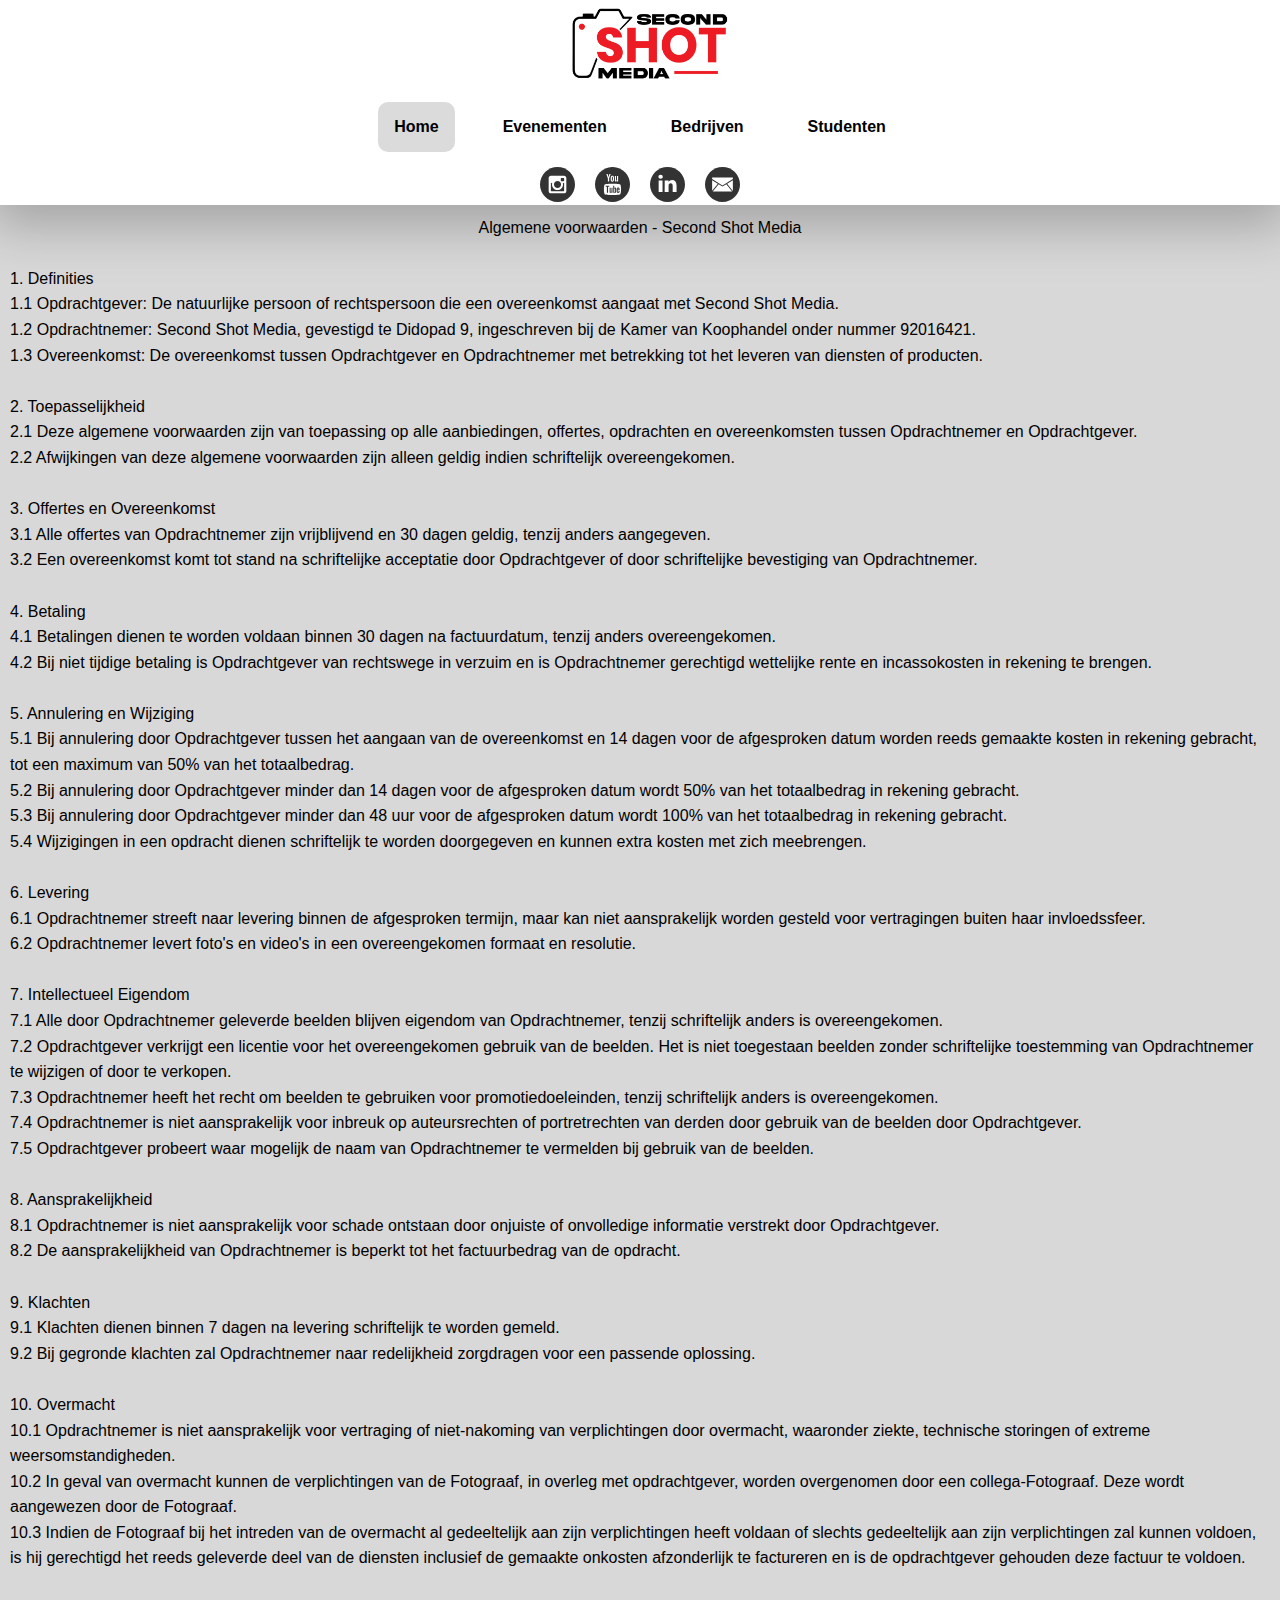
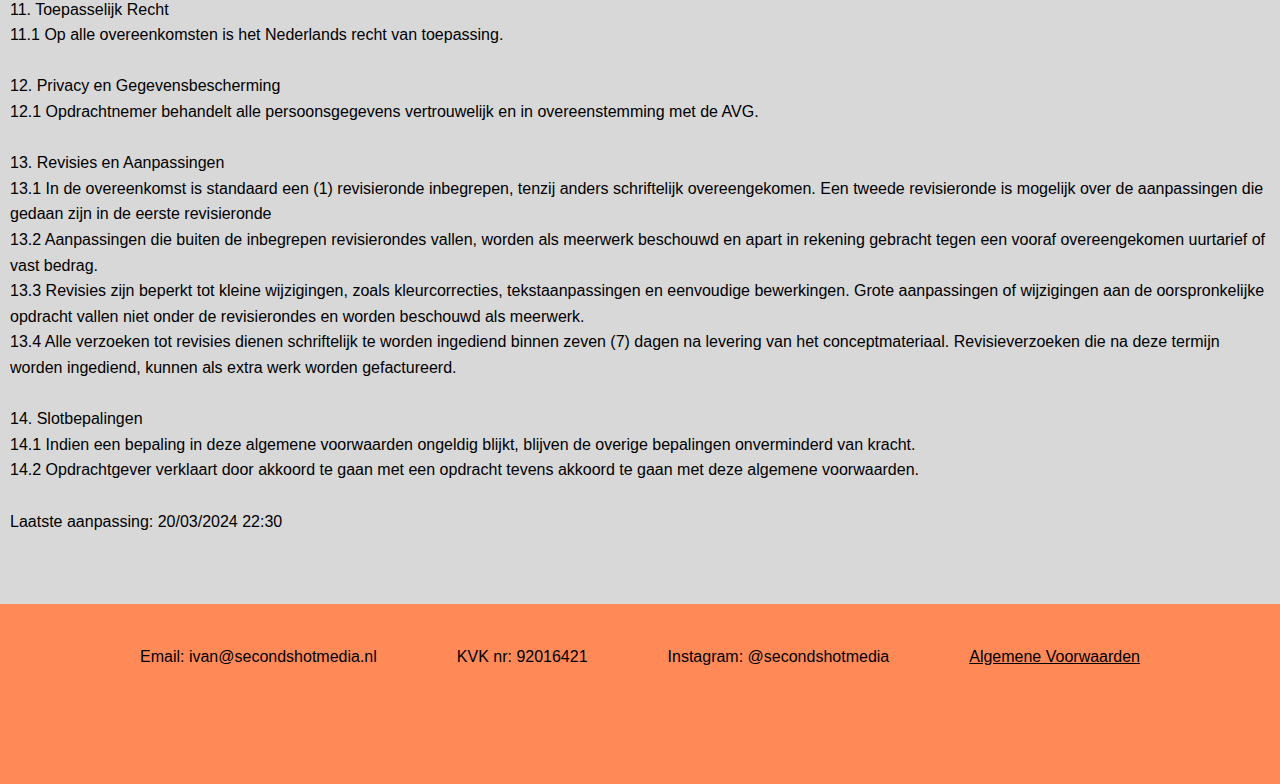
<file: algemenevoorwaarden.html>
<!DOCTYPE html>
<html>
    <head>
        <!-- Google tag (gtag.js) -->
        <script async src="https://www.googletagmanager.com/gtag/js?id=G-M6FPCVW77B"></script>
        <script>
        window.dataLayer = window.dataLayer || [];
        function gtag(){dataLayer.push(arguments);}
        gtag('js', new Date());

        gtag('config', 'G-M6FPCVW77B');
        </script>
        <!--Stylesheets-->
        <link rel="stylesheet" href="css/general.css">
        <link rel="stylesheet" href="css/navigation.css">
        <link rel="stylesheet" href="css/footer.css"> 
        <link rel="stylesheet" href="css/tekstbox.css">
        <link rel="stylesheet" href="css/videobox.css">
        <link rel="stylesheet" href="css/upper-block.css"> 
        

        <!--Meta tags-->
        <meta name="viewport" content="width=device-width, initial-scale=1" >
        <meta name="keywords" content="Videograaf, Fotograaf, Second Shot Media, eventfotograaf, eventvideograaf, Amersfoort, Zwolle, Utrecht, Amsterdam, Apeldoorn, aftermovie, gala fotografie, studentfotograaf, student">
        <meta name="description" content="Bij Second Shot Media, gevestigd in Amersfoort, regio Utrecht, kan je terecht voor fotografie en videografie voor alle soorten evenementen. Fotograaf en filmmaker Ivan Balkenende gelooft erin dat elk waardevol moment een tweede kans verdient om te schitteren, en is gespecialiseerd in het vastleggen van events en muziekoptredens. Ik kom langs op uw locatie in Amersfoort, Utrecht, Amsterdam, Apeldoorn, Deventer, Zwolle of nabij gelegen plaatsen.">
        <meta name="author" content="Ivan Balkenende">

        <title>Second Shot Media - Fotograaf en Videograaf voor evenementen</title>
        <link rel="icon" href="images/logo/favicon.png" type="image/x-icon">

    </head>

    <body>
        <nav id="navigation">
            <a href="index.html" id="logo">
                <img src="images/logo/LogoKleinLq.png">
            </a>
            <ul id="menu">
                <li><a href="index.html" id="selected">Home</a></li>
                <li><a href="evenementen.html">Evenementen</a></li>
                <li><a href="bedrijven.html">Bedrijven</a></li>
                <li><a href="studenten.html">Studenten</a></li>
            </ul>
            <div id="socials">
                <button class="socials-knoppen">
                    <a href="https://www.instagram.com/secondshotmedia/" target="_blank">
                        <img class="instagram-icon" src="images/icons/instagram.svg">
                    </a>
                </button>
                <button class="socials-knoppen">
                    <a href="https://www.youtube.com/channel/UCZHNhyl6ZOro9b9cHqXhvrw" target="_blank">
                        <img class="youtube-icon" src="images/icons/youtube.svg">                
                    </a>
                </button>
                <button class="socials-knoppen">
                    <a href="https://www.linkedin.com/in/ivan-balkenende-ab68a9165/" target="_blank">
                        <img class="linkedin-icon" src="images/icons/linkedin.svg">
                    </a>
                </button>
                <button class="socials-knoppen">
                    <a href="mailto:ivan@secondshotmedia.nl" target="_blank">
                        <img class="email-icon" src="images/icons/email.svg">
                    </a>
                </button>
            </div>
        </nav>
        <article>
            <div class="breedte-article">
                <p1>Algemene voorwaarden - Second Shot Media</p1>
                <p>
                    <br>1. Definities
                    <br>1.1 Opdrachtgever: De natuurlijke persoon of rechtspersoon die een overeenkomst aangaat met Second Shot Media.
                    <br>1.2 Opdrachtnemer: Second Shot Media, gevestigd te Didopad 9, ingeschreven bij de Kamer van Koophandel onder nummer 92016421.
                    <br>1.3 Overeenkomst: De overeenkomst tussen Opdrachtgever en Opdrachtnemer met betrekking tot het leveren van diensten of producten.
                    <br>
                    <br>2. Toepasselijkheid
                    <br>2.1 Deze algemene voorwaarden zijn van toepassing op alle aanbiedingen, offertes, opdrachten en overeenkomsten tussen Opdrachtnemer en Opdrachtgever.
                    <br>2.2 Afwijkingen van deze algemene voorwaarden zijn alleen geldig indien schriftelijk overeengekomen.
                    <br>
                    <br>3. Offertes en Overeenkomst
                    <br>3.1 Alle offertes van Opdrachtnemer zijn vrijblijvend en 30 dagen geldig, tenzij anders aangegeven.
                    <br>3.2 Een overeenkomst komt tot stand na schriftelijke acceptatie door Opdrachtgever of door schriftelijke bevestiging van Opdrachtnemer.
                    <br>
                    <br>4. Betaling
                    <br>4.1 Betalingen dienen te worden voldaan binnen 30 dagen na factuurdatum, tenzij anders overeengekomen.
                    <br>4.2 Bij niet tijdige betaling is Opdrachtgever van rechtswege in verzuim en is Opdrachtnemer gerechtigd wettelijke rente en incassokosten in rekening te brengen.
                    <br>
                    <br>5. Annulering en Wijziging
                    <br>5.1 Bij annulering door Opdrachtgever tussen het aangaan van de overeenkomst en 14 dagen voor de afgesproken datum worden reeds gemaakte kosten in rekening gebracht, tot een maximum van 50% van het totaalbedrag.
                    <br>5.2 Bij annulering door Opdrachtgever minder dan 14 dagen voor de afgesproken datum wordt 50% van het totaalbedrag in rekening gebracht.
                    <br>5.3 Bij annulering door Opdrachtgever minder dan 48 uur voor de afgesproken datum wordt 100% van het totaalbedrag in rekening gebracht.
                    <br>5.4 Wijzigingen in een opdracht dienen schriftelijk te worden doorgegeven en kunnen extra kosten met zich meebrengen.
                    <br>
                    <br>6. Levering
                    <br>6.1 Opdrachtnemer streeft naar levering binnen de afgesproken termijn, maar kan niet aansprakelijk worden gesteld voor vertragingen buiten haar invloedssfeer.
                    <br>6.2 Opdrachtnemer levert foto's en video's in een overeengekomen formaat en resolutie.
                    <br>
                    <br>7. Intellectueel Eigendom
                    <br>7.1 Alle door Opdrachtnemer geleverde beelden blijven eigendom van Opdrachtnemer, tenzij schriftelijk anders is overeengekomen.
                    <br>7.2 Opdrachtgever verkrijgt een licentie voor het overeengekomen gebruik van de beelden. Het is niet toegestaan beelden zonder schriftelijke toestemming van Opdrachtnemer te wijzigen of door te verkopen.
                    <br>7.3 Opdrachtnemer heeft het recht om beelden te gebruiken voor promotiedoeleinden, tenzij schriftelijk anders is overeengekomen.
                    <br>7.4 Opdrachtnemer is niet aansprakelijk voor inbreuk op auteursrechten of portretrechten van derden door gebruik van de beelden door Opdrachtgever.
                    <br>7.5 Opdrachtgever probeert waar mogelijk de naam van Opdrachtnemer te vermelden bij gebruik van de beelden.
                    <br>
                    <br>8. Aansprakelijkheid
                    <br>8.1 Opdrachtnemer is niet aansprakelijk voor schade ontstaan door onjuiste of onvolledige informatie verstrekt door Opdrachtgever.
                    <br>8.2 De aansprakelijkheid van Opdrachtnemer is beperkt tot het factuurbedrag van de opdracht.
                    <br>
                    <br>9. Klachten
                    <br>9.1 Klachten dienen binnen 7 dagen na levering schriftelijk te worden gemeld.
                    <br>9.2 Bij gegronde klachten zal Opdrachtnemer naar redelijkheid zorgdragen voor een passende oplossing.
                    <br>
                    <br>10. Overmacht
                    <br>10.1 Opdrachtnemer is niet aansprakelijk voor vertraging of niet-nakoming van verplichtingen door overmacht, waaronder ziekte, technische storingen of extreme weersomstandigheden.
                    <br>10.2 In geval van overmacht kunnen de verplichtingen van de Fotograaf, in overleg met opdrachtgever, worden overgenomen door een collega-Fotograaf. Deze wordt aangewezen door de Fotograaf. 
                    <br>10.3 Indien de Fotograaf bij het intreden van de overmacht al gedeeltelijk aan zijn verplichtingen heeft voldaan of slechts gedeeltelijk aan zijn verplichtingen zal kunnen voldoen, is hij gerechtigd het reeds geleverde deel van de diensten inclusief de gemaakte onkosten afzonderlijk te factureren en is de opdrachtgever gehouden deze factuur te voldoen.
                    <br>
                    <br>11. Toepasselijk Recht
                    <br>11.1 Op alle overeenkomsten is het Nederlands recht van toepassing.
                    <br>
                    <br>12. Privacy en Gegevensbescherming
                    <br>12.1 Opdrachtnemer behandelt alle persoonsgegevens vertrouwelijk en in overeenstemming met de AVG.
                    <br>
                    <br>13. Revisies en Aanpassingen
                    <br>13.1 In de overeenkomst is standaard een (1) revisieronde inbegrepen, tenzij anders schriftelijk overeengekomen. Een tweede revisieronde is mogelijk over de aanpassingen die gedaan zijn in de eerste revisieronde
                    <br>13.2 Aanpassingen die buiten de inbegrepen revisierondes vallen, worden als meerwerk beschouwd en apart in rekening gebracht tegen een vooraf overeengekomen uurtarief of vast bedrag.
                    <br>13.3 Revisies zijn beperkt tot kleine wijzigingen, zoals kleurcorrecties, tekstaanpassingen en eenvoudige bewerkingen. Grote aanpassingen of wijzigingen aan de oorspronkelijke opdracht vallen niet onder de revisierondes en worden beschouwd als meerwerk.
                    <br>13.4 Alle verzoeken tot revisies dienen schriftelijk te worden ingediend binnen zeven (7) dagen na levering van het conceptmateriaal. Revisieverzoeken die na deze termijn worden ingediend, kunnen als extra werk worden gefactureerd.
                    <br>
                    <br>14. Slotbepalingen
                    <br>14.1 Indien een bepaling in deze algemene voorwaarden ongeldig blijkt, blijven de overige bepalingen onverminderd van kracht.
                    <br>14.2 Opdrachtgever verklaart door akkoord te gaan met een opdracht tevens akkoord te gaan met deze algemene voorwaarden.
                    <br>
                    <br>Laatste aanpassing: 20/03/2024 22:30
                </p>

            </div>
        </article>
    
        <footer>
            <div class="footer-flex">
                <p>Email: ivan@secondshotmedia.nl</p>
                <p>KVK nr: 92016421</p>
                <p>Instagram: @secondshotmedia</p>
                <a href="algemenevoorwaarden.html">Algemene Voorwaarden</a>
            </div>
            
        </footer> 
    </body>
</html>
</file>
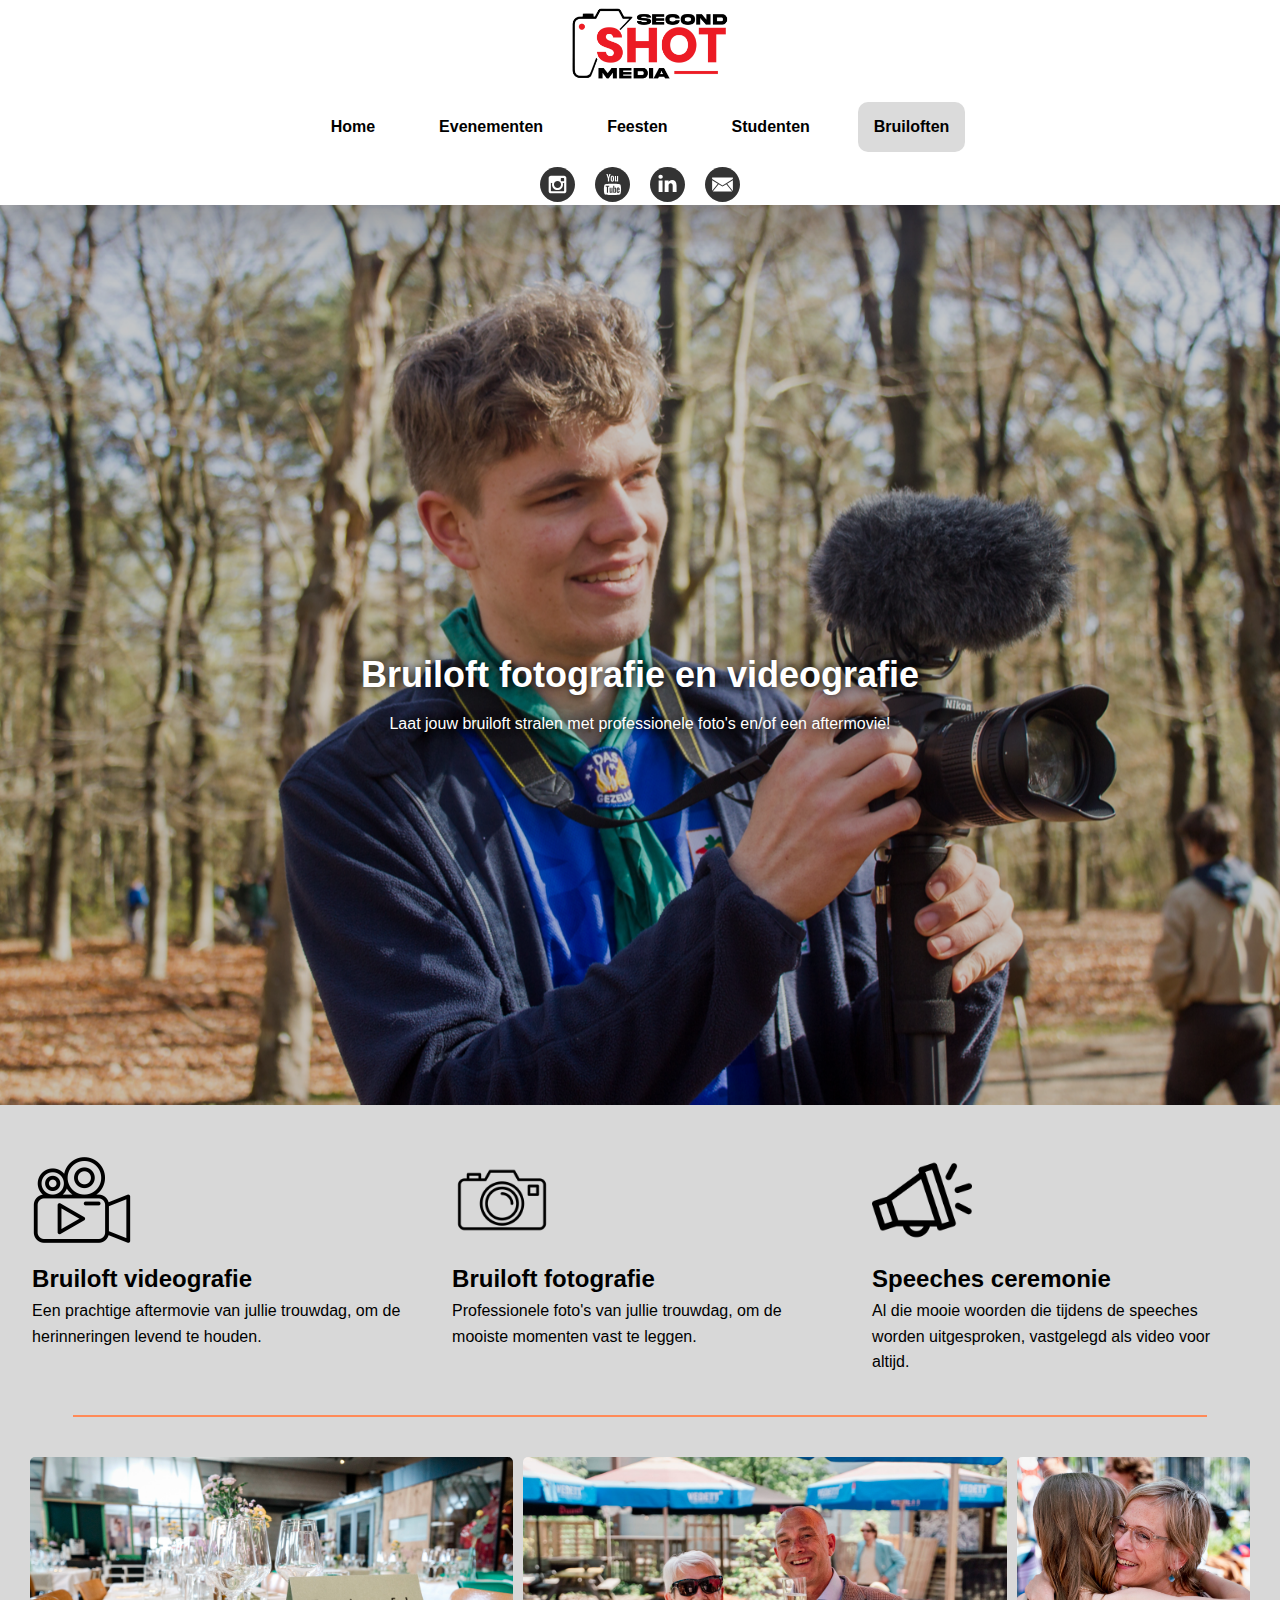
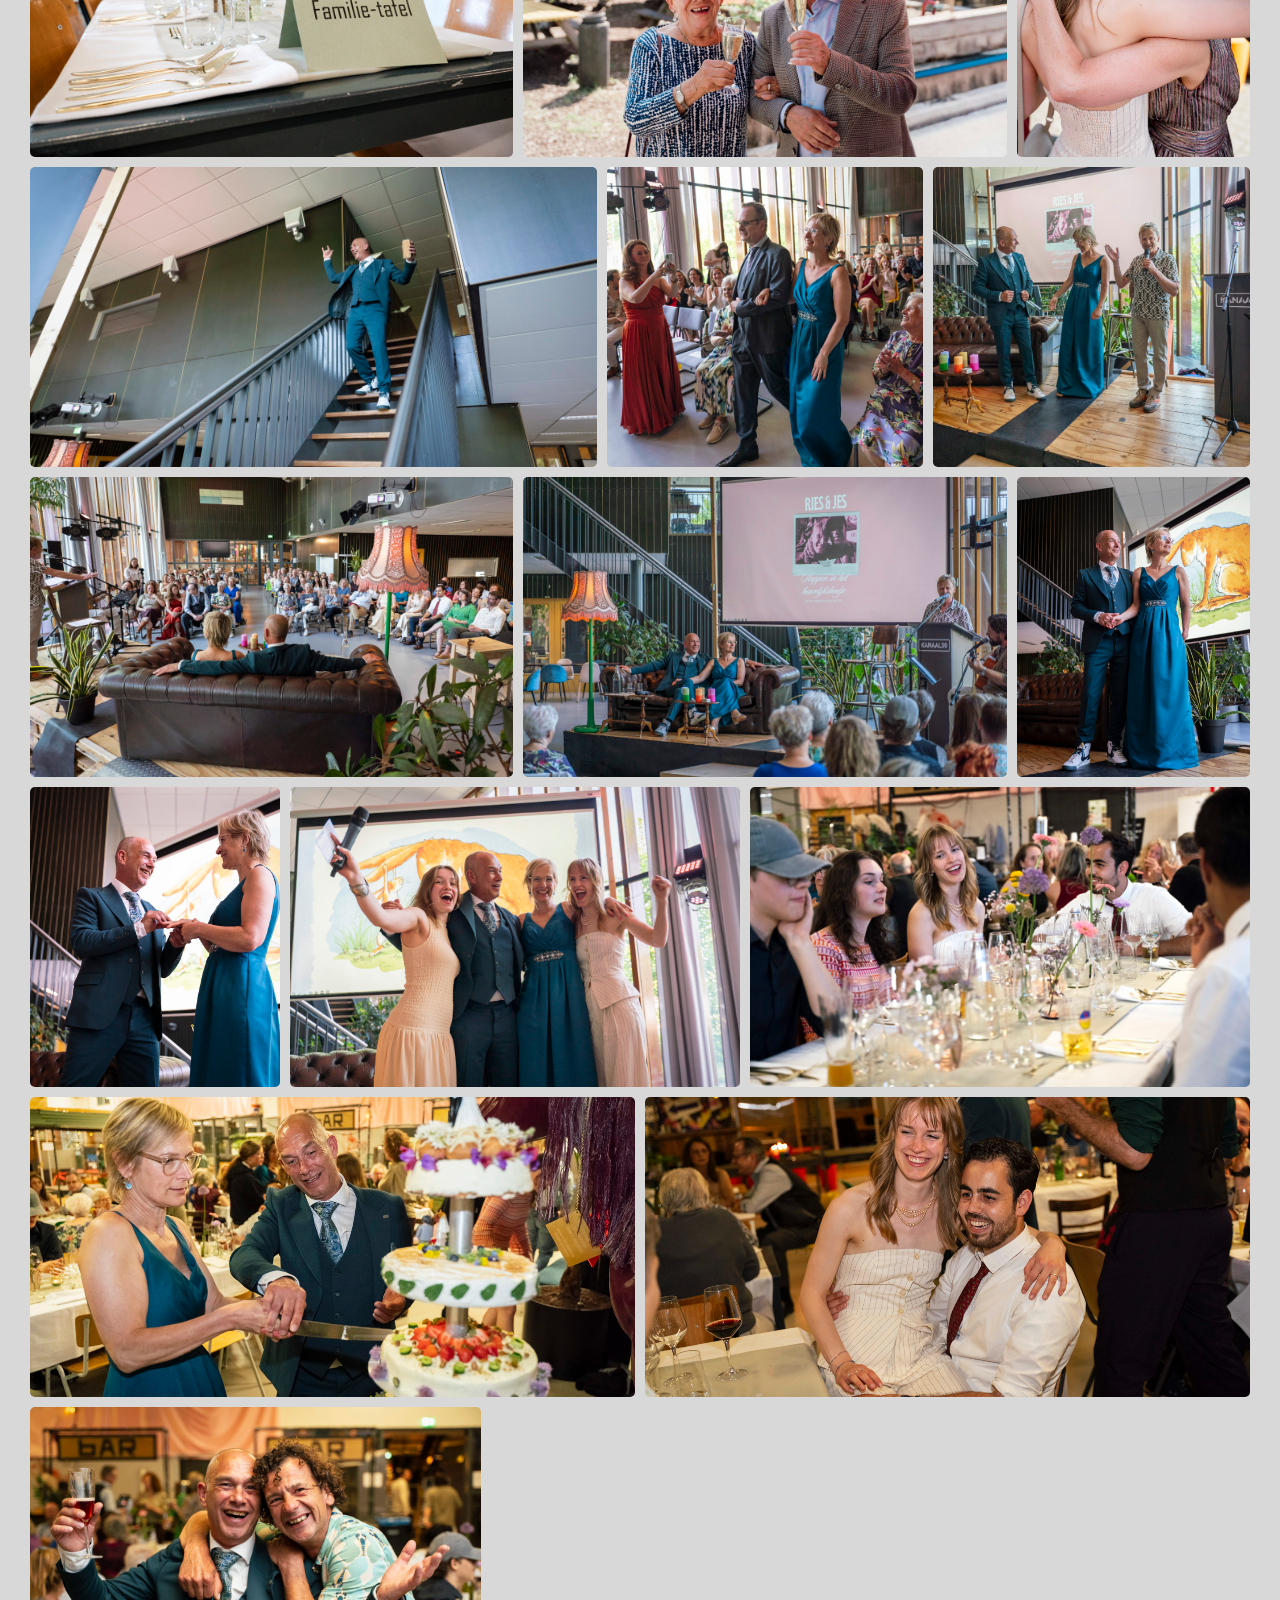
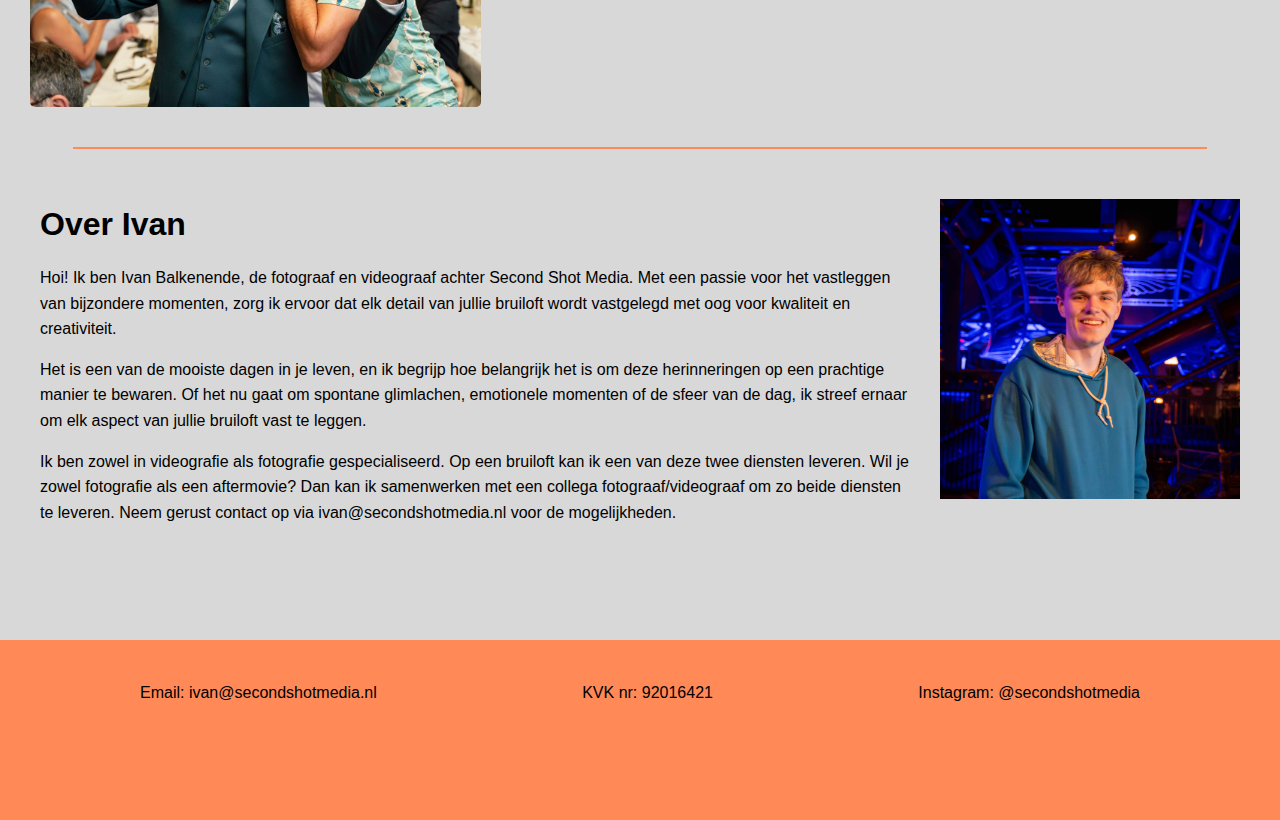
<file: bruiloft.html>
<!DOCTYPE html>
<html lang="nl">
    <head>
        <!-- Google tag (gtag.js) -->
    <script async src="https://www.googletagmanager.com/gtag/js?id=G-M6FPCVW77B"></script>
    <script>
    window.dataLayer = window.dataLayer || [];
    function gtag(){dataLayer.push(arguments);}
    gtag('js', new Date());

    gtag('config', 'G-M6FPCVW77B');
    </script>
        <!-- Stylesheets -->
        <link rel="stylesheet" href="css/general.css">
        <link rel="stylesheet" href="css/navigation.css">
        <link rel="stylesheet" href="css/footer.css">
        <link rel="stylesheet" href="css/tekstbox.css">
        <link rel="stylesheet" href="css/videobox.css">
        <link rel="stylesheet" href="css/upper-block.css">
        <link rel="stylesheet" href="css/drieluik.css">
        <link rel="stylesheet" href="lightbox2/css/lightbox.css">
        <link rel="stylesheet" href="css/image-gallery.css">

        <!-- Meta tags -->
        <meta charset="UTF-8">
        <meta name="viewport" content="width=device-width, initial-scale=1">
        <meta name="keywords" content="evenementen fotografie, videograaf event, beurs fotograaf, jaarbeurs, festival aftermovie, Amersfoort, Utrecht, bedrijfsfotografie">
        <meta name="description" content="Professionele fotografie en videografie voor bruiloften in Amersfoort en Utrecht door Second Shot Media.">
        <meta name="author" content="Ivan Balkenende">

        <title>Bruiloft Fotografie & Videografie - Second Shot Media | Amersfoort & Utrecht</title>
        <link rel="icon" href="images/logo/favicon.png" type="image/x-icon">
    </head>

    <body>
        <nav id="navigation">
            <a href="index.html" id="logo">
                <img src="images/logo/LogoKleinLq.png">
            </a>
            <ul id="menu">
                <li><a href="index.html">Home</a></li>
                <li><a href="evenementen.html">Evenementen</a></li>
                <li><a href="feesten.html">Feesten</a></li>
                <li><a href="studenten.html">Studenten</a></li>
                <li><a href="bruiloft.html" id="selected">Bruiloften</a></li>
            </ul>
            <div id="socials">
                <button class="socials-knoppen">
                    <a href="https://www.instagram.com/secondshotmedia/" target="_blank">
                        <img class="instagram-icon" src="images/icons/instagram.svg">
                    </a>
                </button>
                <button class="socials-knoppen">
                    <a href="https://www.youtube.com/channel/UCZHNhyl6ZOro9b9cHqXhvrw" target="_blank">
                        <img class="youtube-icon" src="images/icons/youtube.svg">                
                    </a>
                </button>
                <button class="socials-knoppen">
                    <a href="https://www.linkedin.com/in/ivan-balkenende-ab68a9165/" target="_blank">
                        <img class="linkedin-icon" src="images/icons/linkedin.svg">
                    </a>
                </button>
                <button class="socials-knoppen">
                    <a href="mailto:ivan@secondshotmedia.nl" target="_blank">
                        <img class="email-icon" src="images/icons/email.svg">
                    </a>
                </button>
            </div>
        </nav>
        <div class="upper-block" id="upperbruiloft">
            <div>
                <h1>Bruiloft fotografie en videografie</h1>
                <p>Laat jouw bruiloft stralen met professionele foto's en/of een aftermovie!</p>
            </div>
        </div>

        <article>
            <div class="breedte-article">

                <div class="drieluik">
                    <div class="drieluik-onderdeel">
                        <img src="images/videoIcon.png" alt="Festival fotografie">
                        <div>
                            <h2>Bruiloft videografie</h2>
                            <p>Een prachtige aftermovie van jullie trouwdag, om de herinneringen levend te houden.</p>
                        </div>
                    </div>
                    <div class="drieluik-onderdeel">
                        <img src="images/fotoIcon.png" alt="Optredens">
                        <div>
                            <h2>Bruiloft fotografie</h2>
                            <p>Professionele foto's van jullie trouwdag, om de mooiste momenten vast te leggen.</p>
                        </div>
                    </div>
                    <div class="drieluik-onderdeel">
                        <img src="images/icons/marketing.png" alt="Bedrijfsevenementen">
                        <div>
                            <h2>Speeches ceremonie</h2>
                            <p>Al die mooie woorden die tijdens de speeches worden uitgesproken, vastgelegd als video voor altijd.</p>
                        </div>
                    </div>
                </div>

                <div class="streep"></div>

                <div class="image-gallery">
                <a href="images/bruiloft/galerij/0001.jpg" data-lightbox="gallery1">
                    <img src="images/bruiloft/galerij/0001.jpg">
                    <!-- <div class="overlay"><span>Image title</span></div> -->
                </a>
                <a href="images/bruiloft/galerij/0002.jpg" data-lightbox="gallery1">
                    <img src="images/bruiloft/galerij/0002.jpg">
                </a>
                <a href="images/bruiloft/galerij/0003.jpg" data-lightbox="gallery1">
                    <img src="images/bruiloft/galerij/0003.jpg">
                </a>
                <a href="images/bruiloft/galerij/0004.jpg" data-lightbox="gallery1">
                    <img src="images/bruiloft/galerij/0004.jpg">
                </a>
                <a href="images/bruiloft/galerij/0005.jpg" data-lightbox="gallery1">
                    <img src="images/bruiloft/galerij/0005.jpg">
                </a>
                <a href="images/bruiloft/galerij/0006.jpg" data-lightbox="gallery1">
                    <img src="images/bruiloft/galerij/0006.jpg">
                </a>
                <a href="images/bruiloft/galerij/0007.jpg" data-lightbox="gallery1">
                    <img src="images/bruiloft/galerij/0007.jpg">
                </a>
                <a href="images/bruiloft/galerij/0008.jpg" data-lightbox="gallery1">
                    <img src="images/bruiloft/galerij/0008.jpg">
                </a>
                <a href="images/bruiloft/galerij/0009.jpg" data-lightbox="gallery1">
                    <img src="images/bruiloft/galerij/0009.jpg">
                </a>
                <a href="images/bruiloft/galerij/0010.jpg" data-lightbox="gallery1">
                    <img src="images/bruiloft/galerij/0010.jpg">
                </a>
                <a href="images/bruiloft/galerij/0011.jpg" data-lightbox="gallery1">
                    <img src="images/bruiloft/galerij/0011.jpg">
                </a>
                <a href="images/bruiloft/galerij/0012.jpg" data-lightbox="gallery1">
                    <img src="images/bruiloft/galerij/0012.jpg">
                </a>
                <a href="images/bruiloft/galerij/0013.jpg" data-lightbox="gallery1">
                    <img src="images/bruiloft/galerij/0013.jpg">
                </a>
                <a href="images/bruiloft/galerij/0014.jpg" data-lightbox="gallery1">
                    <img src="images/bruiloft/galerij/0014.jpg">
                </a>
                <a href="images/bruiloft/galerij/0015.jpg" data-lightbox="gallery1">
                    <img src="images/bruiloft/galerij/0015.jpg">
                </a>
            </div>

            <div class="streep"></div>

            <div class="tekstbox">
                <div>
                    <h1>Over Ivan</h1>
                    <p>
                        Hoi! Ik ben Ivan Balkenende, de fotograaf en videograaf achter Second Shot Media. Met een passie voor het vastleggen van bijzondere momenten, zorg ik ervoor dat elk detail van jullie bruiloft wordt vastgelegd met oog voor kwaliteit en creativiteit.
                    </p>
                    <p>
                        Het is een van de mooiste dagen in je leven, en ik begrijp hoe belangrijk het is om deze herinneringen op een prachtige manier te bewaren. Of het nu gaat om spontane glimlachen, emotionele momenten of de sfeer van de dag, ik streef ernaar om elk aspect van jullie bruiloft vast te leggen.
                    </p>
                    <p>
                        Ik ben zowel in videografie als fotografie gespecialiseerd. Op een bruiloft kan ik een van deze twee diensten leveren. Wil je zowel fotografie als een aftermovie? Dan kan ik samenwerken met een collega fotograaf/videograaf om zo beide diensten te leveren. Neem gerust contact op via ivan@secondshotmedia.nl voor de mogelijkheden.
                </div>
                <img src="/images/phl-pf-3.jpg" alt="Ivan Balkenende - Fotograaf en Videograaf">
            </div>
        </article>
            
        <footer>
            <div class="footer-flex">
            <p>Email: ivan@secondshotmedia.nl</p>
            <p>KVK nr: 92016421</p>
            <p>Instagram: @secondshotmedia</p>
            </div>
        </footer> 
    </body>
</html>
</file>
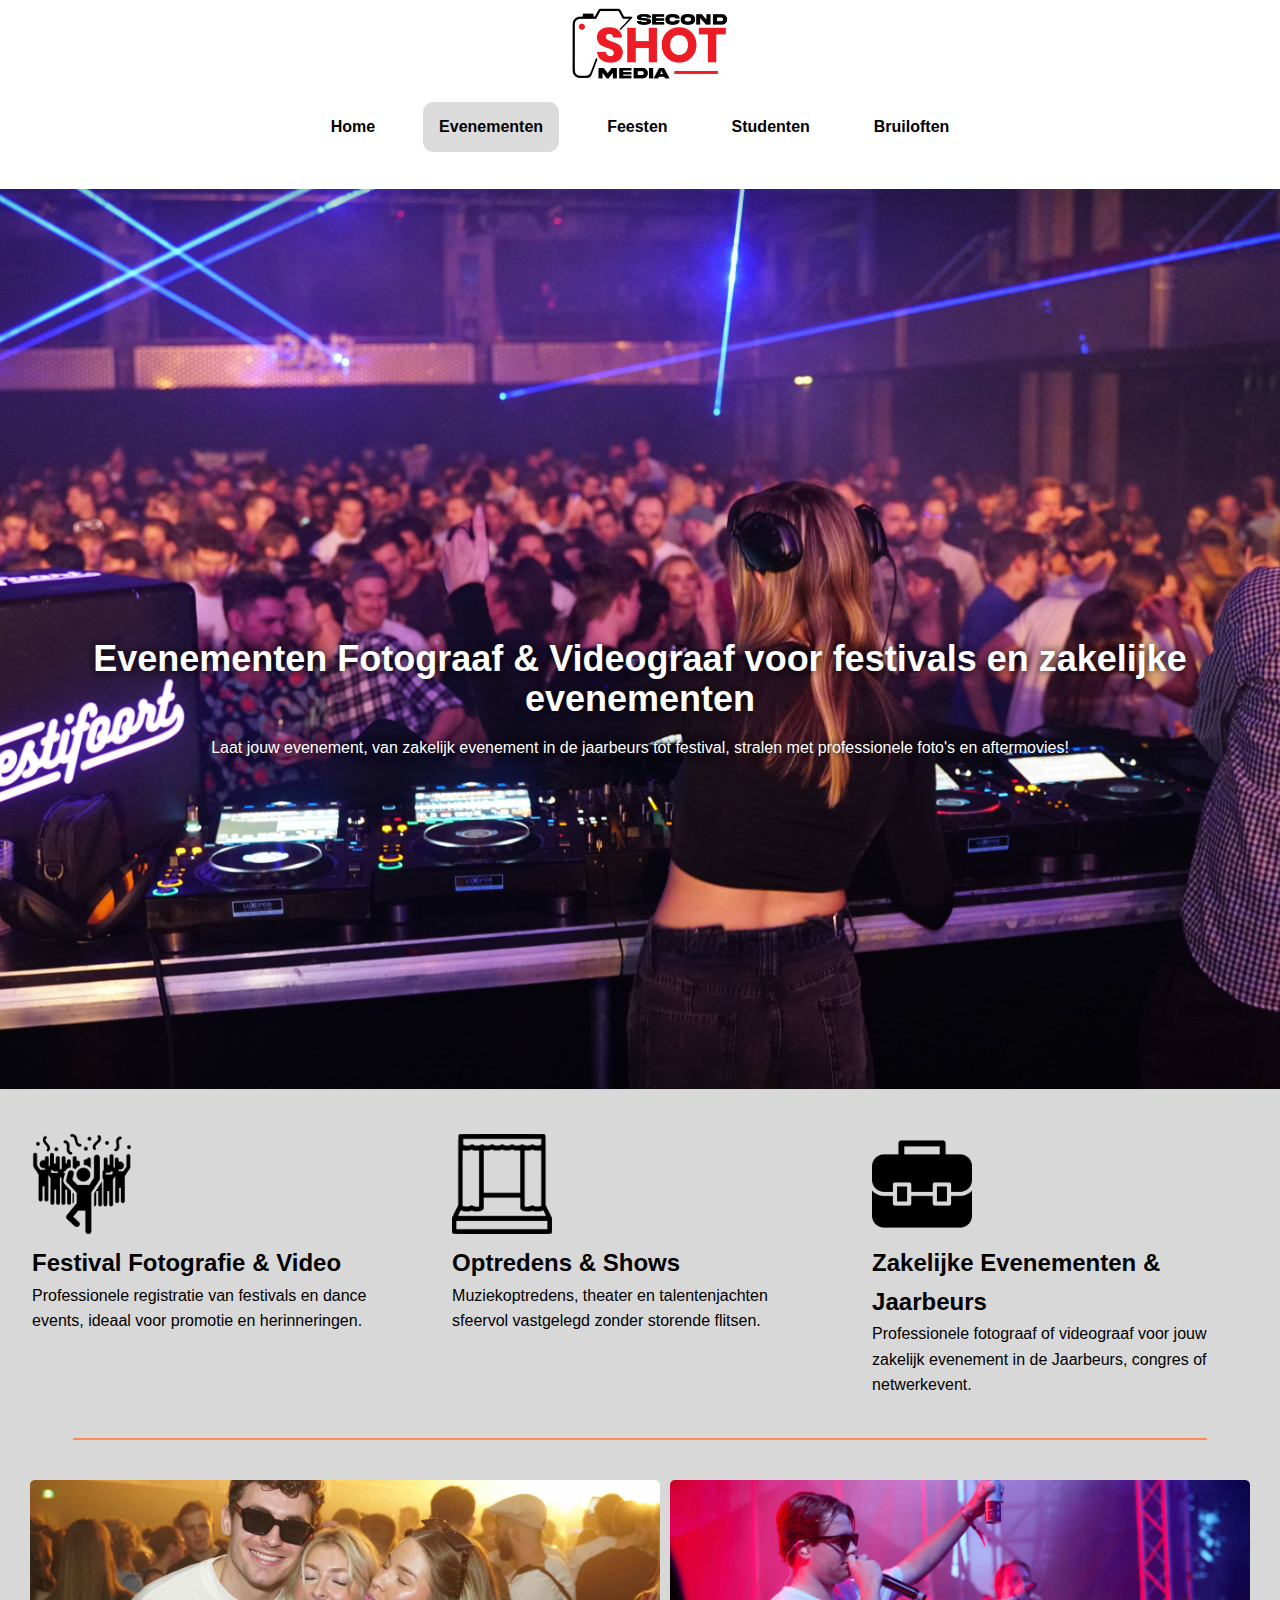
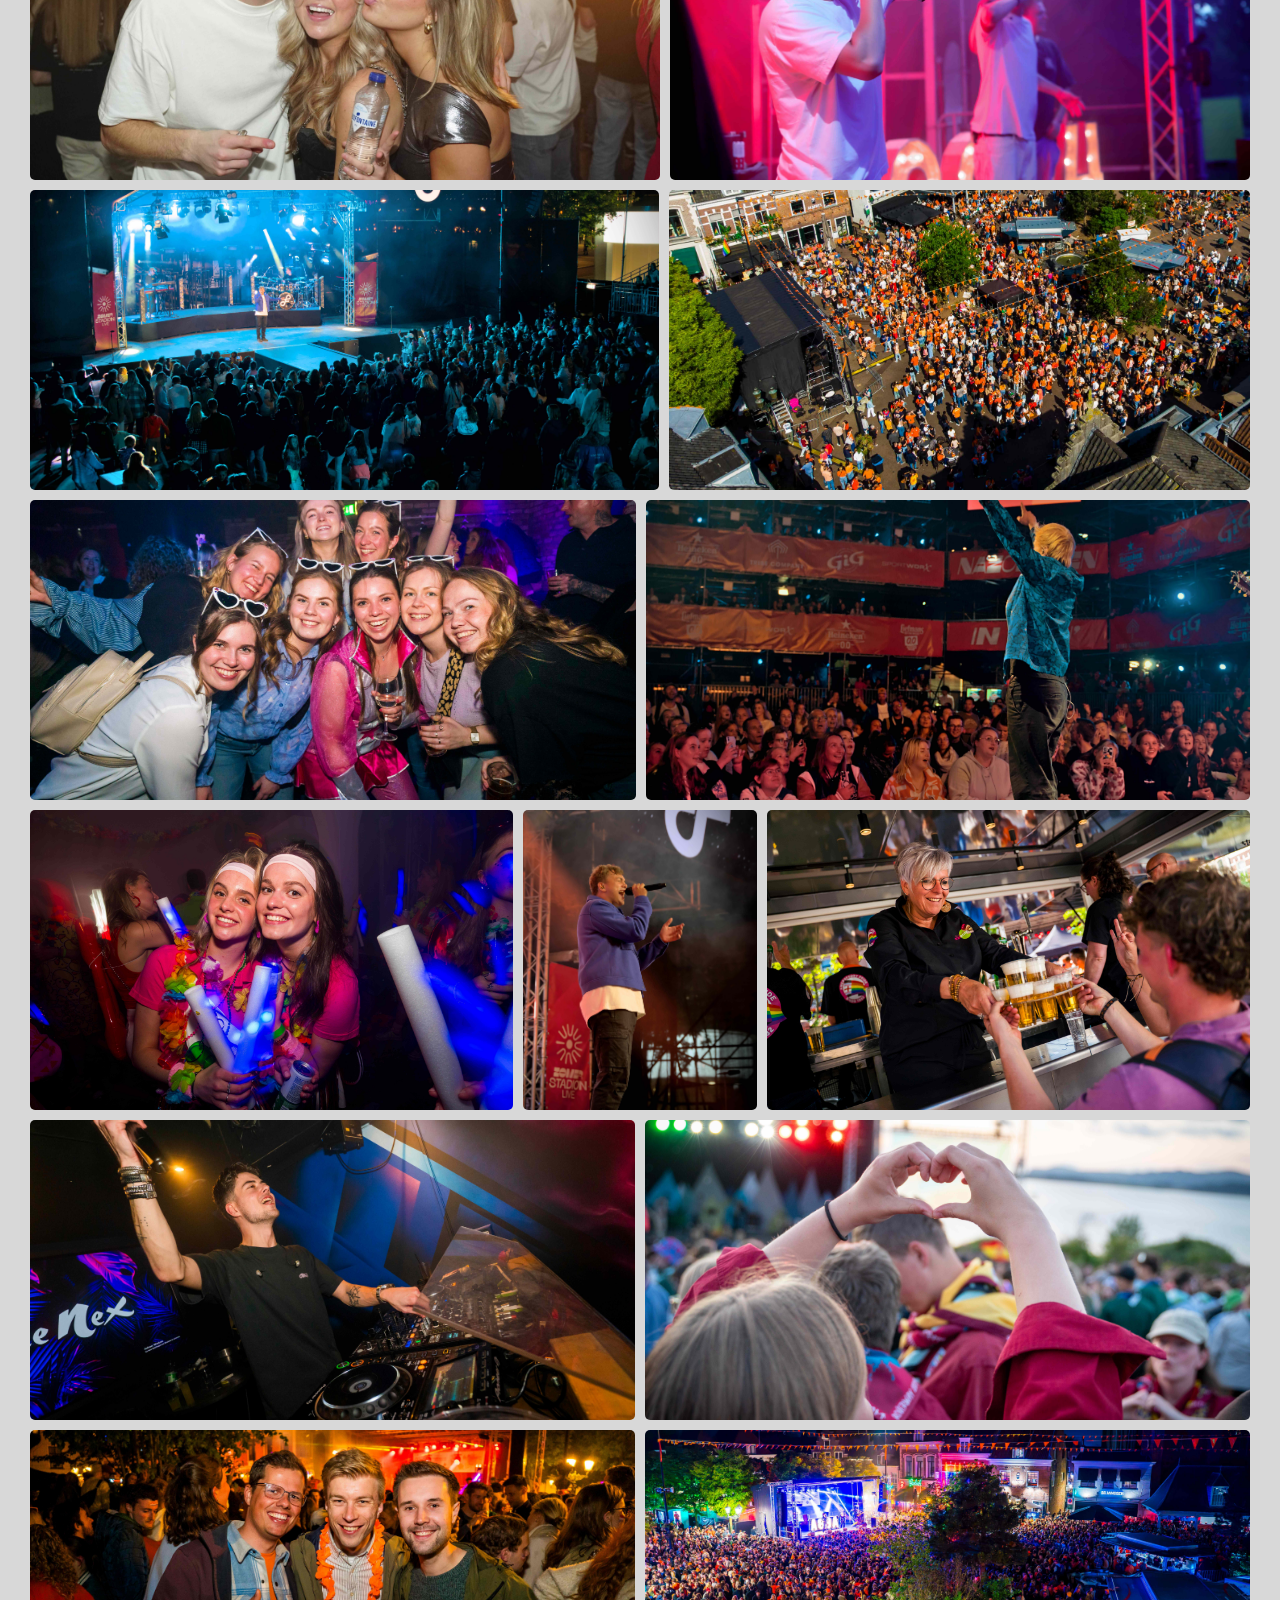
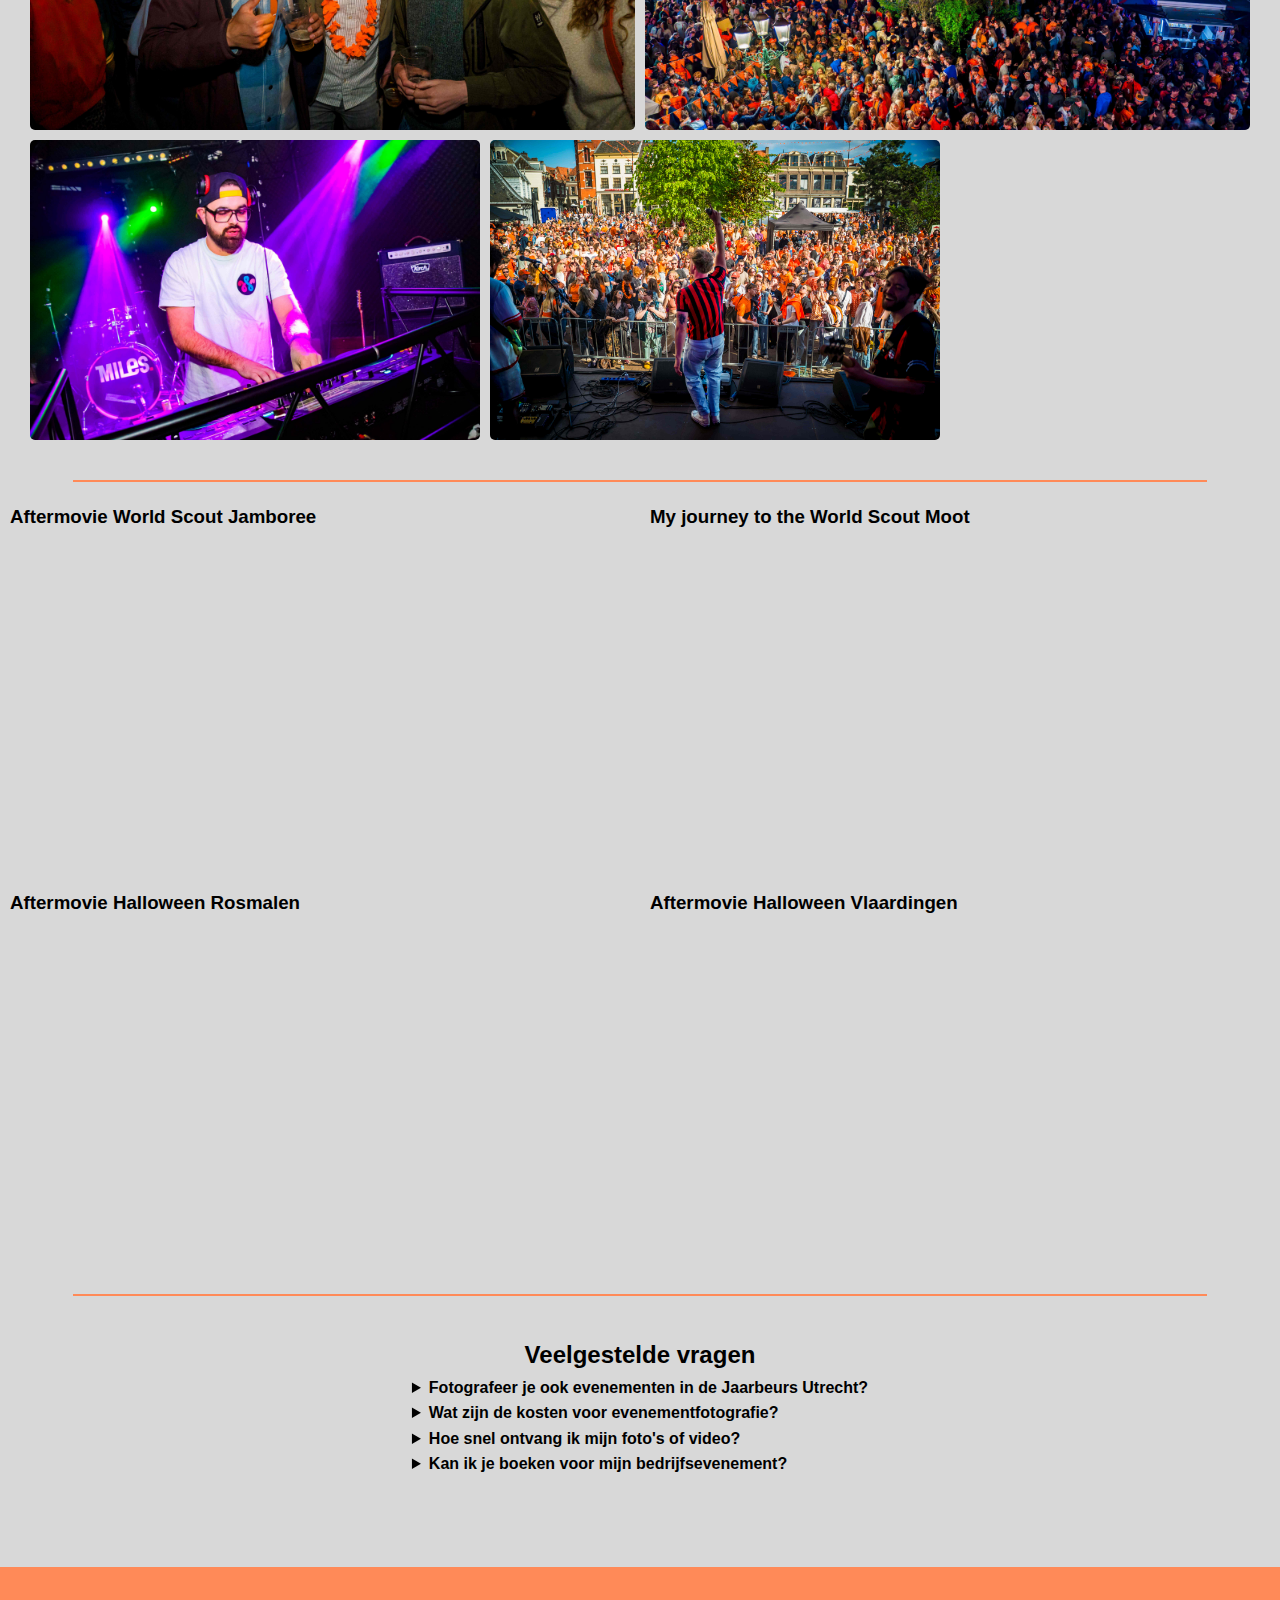
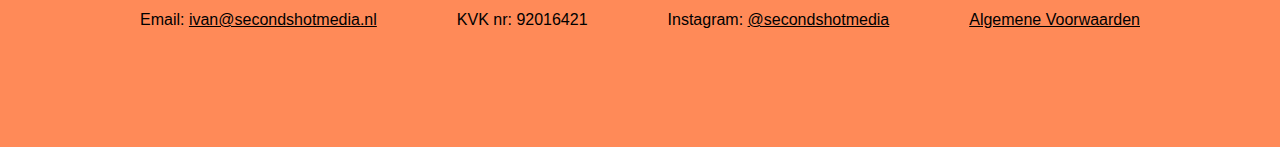
<file: evenementen.html>
<!DOCTYPE html>
<html lang="nl">
<head>
    <!-- Google tag (gtag.js) -->
  <script async src="https://www.googletagmanager.com/gtag/js?id=G-M6FPCVW77B"></script>
  <script>
  window.dataLayer = window.dataLayer || [];
  function gtag(){dataLayer.push(arguments);}
  gtag('js', new Date());

  gtag('config', 'G-M6FPCVW77B');
  </script>
    <!-- Stylesheets -->
    <link rel="stylesheet" href="css/general.css">
    <link rel="stylesheet" href="css/navigation.css">
    <link rel="stylesheet" href="css/footer.css">
    <link rel="stylesheet" href="css/tekstbox.css">
    <link rel="stylesheet" href="css/videobox.css">
    <link rel="stylesheet" href="css/upper-block.css">
    <link rel="stylesheet" href="css/drieluik.css">
    <link rel="stylesheet" href="lightbox2/css/lightbox.css">
    <link rel="stylesheet" href="css/image-gallery.css">

    <!-- Meta tags -->
    <meta charset="UTF-8">
    <meta name="viewport" content="width=device-width, initial-scale=1">
    <meta name="keywords" content="evenementen fotografie, videograaf event, beurs fotograaf, jaarbeurs, festival aftermovie, Amersfoort, Utrecht, bedrijfsfotografie">
    <meta name="description" content="Professionele fotografie en videografie voor evenementen, beurzen zoals de Jaarbeurs en festivals in Amersfoort en Utrecht door Second Shot Media.">
    <meta name="author" content="Ivan Balkenende">

    <title>Evenementen Fotografie & Videografie Jaarbeurs - Second Shot Media | Amersfoort & Utrecht</title>
    <link rel="icon" href="images/logo/favicon.png" type="image/x-icon">
</head>
<body>
    <nav id="navigation">
        <a href="index.html" id="logo">
            <img src="images/logo/LogoKleinLq.png" alt="Second Shot Media Logo">
        </a>
        <ul id="menu">
            <li><a href="index.html">Home</a></li>
            <li><a href="evenementen.html" id="selected">Evenementen</a></li>
            <li><a href="feesten.html">Feesten</a></li>
            <li><a href="studenten.html">Studenten</a></li>
            <li><a href="bruiloft.html">Bruiloften</a></li>
        </ul>
        <div id="socials">
            <a href="https://www.instagram.com/secondshotmedia/" target="_blank"><img src="images/icons/instagram.svg" alt="Instagram Icon"></a>
            <a href="https://www.youtube.com/channel/UCZHNhyl6ZOro9b9cHqXhvrw" target="_blank"><img src="images/icons/youtube.svg" alt="YouTube Icon"></a>
            <a href="https://www.linkedin.com/in/ivan-balkenende-ab68a9165/" target="_blank"><img src="images/icons/linkedin.svg" alt="LinkedIn Icon"></a>
            <a href="mailto:ivan@secondshotmedia.nl" target="_blank"><img src="images/icons/email.svg" alt="Email Icon"></a>
        </div>
    </nav>

    <div class="upper-block" id="upperevenement">
        <div>
            <h1>Evenementen Fotograaf & Videograaf voor festivals en zakelijke evenementen</h1>
            <p>Laat jouw evenement, van zakelijk evenement in de jaarbeurs tot festival, stralen met professionele foto's en aftermovies!</p>
        </div>
    </div>

    <article>
        <div class="breedte-article">

            <div class="drieluik">
                <div class="drieluik-onderdeel">
                    <img src="images/icons/events.png" alt="Festival fotografie">
                    <div>
                        <h2>Festival Fotografie & Video</h2>
                        <p>Professionele registratie van festivals en dance events, ideaal voor promotie en herinneringen.</p>
                    </div>
                </div>
                <div class="drieluik-onderdeel">
                    <img src="images/icons/theater.png" alt="Optredens">
                    <div>
                        <h2>Optredens & Shows</h2>
                        <p>Muziekoptredens, theater en talentenjachten sfeervol vastgelegd zonder storende flitsen.</p>
                    </div>
                </div>
                <div class="drieluik-onderdeel">
                    <img src="images/icons/business.png" alt="Bedrijfsevenementen">
                    <div>
                        <h2>Zakelijke Evenementen & Jaarbeurs</h2>
                        <p>Professionele fotograaf of videograaf voor jouw zakelijk evenement in de Jaarbeurs, congres of netwerkevent.</p>
                    </div>
                </div>
            </div>

            <div class="streep"></div>

            <div class="image-gallery">
              <a href="images/Evenementen/galerij/0001.jpg" data-lightbox="gallery1">
                  <img src="images/Evenementen/galerij/0001.jpg">
                  <!-- <div class="overlay"><span>Image title</span></div> -->
              </a>
              <a href="images/Evenementen/galerij/0002.jpg" data-lightbox="gallery1">
                  <img src="images/Evenementen/galerij/0002.jpg">
              </a>
              <a href="images/Evenementen/galerij/0003.jpg" data-lightbox="gallery1">
                  <img src="images/Evenementen/galerij/0003.jpg">
              </a>
              <a href="images/Evenementen/galerij/0004.jpg" data-lightbox="gallery1">
                  <img src="images/Evenementen/galerij/0004.jpg">
              </a>
              <a href="images/Evenementen/galerij/0005.jpg" data-lightbox="gallery1">
                  <img src="images/Evenementen/galerij/0005.jpg">
              </a>
              <a href="images/Evenementen/galerij/0006.jpg" data-lightbox="gallery1">
                  <img src="images/Evenementen/galerij/0006.jpg">
              </a>
              <a href="images/Evenementen/galerij/0007.jpg" data-lightbox="gallery1">
                  <img src="images/Evenementen/galerij/0007.jpg">
              </a>
              <a href="images/Evenementen/galerij/0008.jpg" data-lightbox="gallery1">
                  <img src="images/Evenementen/galerij/0008.jpg">
              </a>
              <a href="images/Evenementen/galerij/0009.jpg" data-lightbox="gallery1">
                  <img src="images/Evenementen/galerij/0009.jpg">
              </a>
              <a href="images/Evenementen/galerij/0010.jpg" data-lightbox="gallery1">
                  <img src="images/Evenementen/galerij/0010.jpg">
              </a>
              <a href="images/Evenementen/galerij/0011.jpg" data-lightbox="gallery1">
                  <img src="images/Evenementen/galerij/0011.jpg">
              </a>
              <a href="images/Evenementen/galerij/0012.jpg" data-lightbox="gallery1">
                  <img src="images/Evenementen/galerij/0012.jpg">
              </a>
              <a href="images/Evenementen/galerij/0013.jpg" data-lightbox="gallery1">
                  <img src="images/Evenementen/galerij/0013.jpg">
              </a>
              <a href="images/Evenementen/galerij/0014.jpg" data-lightbox="gallery1">
                  <img src="images/Evenementen/galerij/0014.jpg">
              </a>
              <a href="images/Evenementen/galerij/0015.jpg" data-lightbox="gallery1">
                  <img src="images/Evenementen/galerij/0015.jpg">
              </a>
          </div>

          <div class="streep"></div>

          
          <div class="video-area">
              <div class="video-box-vertical">
                  <div class="video-box">
                      <h3>Aftermovie World Scout Jamboree</h3>
                      <iframe
                          src="https://www.youtube.com/embed/5esMJo_vDig?si=apRDoF35ufmnBnwR" title="YouTube video player" frameborder="0" allowfullscreen>
                      </iframe>
                  </div>
                  <div class="video-box">
                      <h3>Aftermovie Halloween Rosmalen</h3>
                      <iframe
                          src="https://www.youtube.com/embed/5n2hSCGRW1k?si=TSE6WiRDYXZs7iUY" title="YouTube video player" frameborder="0" allowfullscreen>
                      </iframe>
                  </div>
              </div> 
              <div class="video-box-vertical">
                  <div class="video-box">
                    <h3>My journey to the World Scout Moot</h3>
                    <iframe
                        src="https://www.youtube.com/embed/39ALWRfNXAk?si=16uvtilwaNdy3G2h" title="YouTube video player" frameborder="0" allowfullscreen>
                    </iframe>
                </div>
                  <div class="video-box">
                      <h3>Aftermovie Halloween Vlaardingen</h3>
                      <iframe
                          src="https://www.youtube.com/embed/YEwFVZvs5fg?si=7OKOywt6t6388ChC" title="YouTube video player" frameborder="0" allowfullscreen>
                      </iframe>
                  </div>
              </div>      
                
          </div>

          <div class="streep"></div>

          <div class="faq-section" style="max-width:800px;margin:auto;padding:20px;">
              <h2 style="text-align:center;">Veelgestelde vragen</h2>
              <details>
                  <summary><strong>Fotografeer je ook evenementen in de Jaarbeurs Utrecht?</strong></summary>
                  <p>Ja, ik kan fotografie en videografie doen voor beurzen in de Jaarbeurs Utrecht</p>
              </details>
              <details>
                  <summary><strong>Wat zijn de kosten voor evenementfotografie?</strong></summary>
                  <p>De kosten hangen af van duur, locatie en specifieke wensen. Vraag vrijblijvend een offerte aan via ivan@secondshotmedia.nl</p>
              </details>
              <details>
                  <summary><strong>Hoe snel ontvang ik mijn foto's of video?</strong></summary>
                  <p>Foto's ontvang je standaard binnen 3-5 werkdagen. Snellere levering is mogelijk in overleg. Video's duren wat langer en is afhankelijk van de grootte van het project.</p>
              </details>
              <details>
                  <summary><strong>Kan ik je boeken voor mijn bedrijfsevenement?</strong></summary>
                  <p>Zeker, ik verzorg fotografie en videografie voor bedrijfsfeesten, congressen en beurzen.</p>
              </details>
          </div>

        </div>
    </article>

    <footer>
        <div class="footer-flex">
            <p>Email: <a href="mailto:ivan@secondshotmedia.nl">ivan@secondshotmedia.nl</a></p>
            <p>KVK nr: 92016421</p>
            <p>Instagram: <a href="https://www.instagram.com/secondshotmedia/" target="_blank">@secondshotmedia</a></p>
            <a href="algemenevoorwaarden.html">Algemene Voorwaarden</a>
        </div>
    </footer>

    <script src="lightbox2/js/lightbox-plus-jquery.js"></script>
    <script>
        lightbox.option({
            'alwaysShowNavOnTouchDevices': true,
            'disableScrolling': true
        });
    </script>

</body>
</html>
</file>
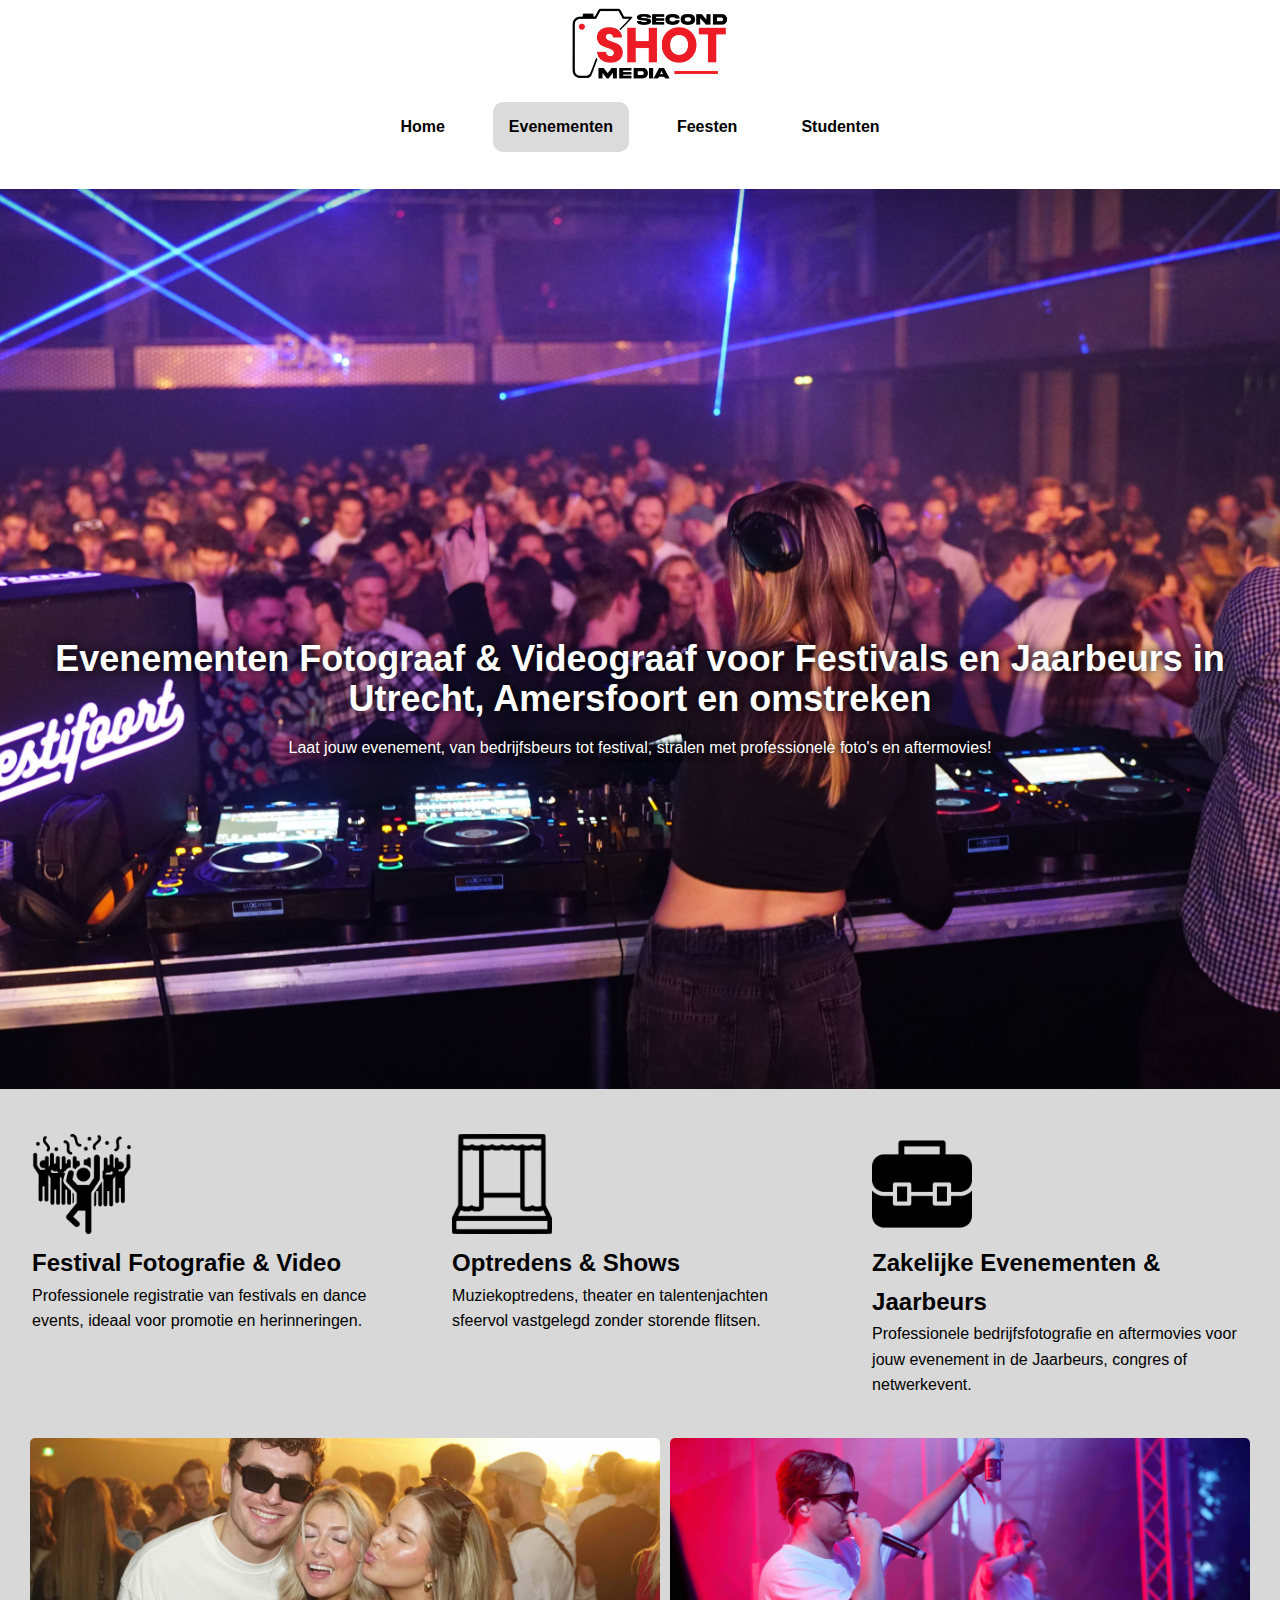
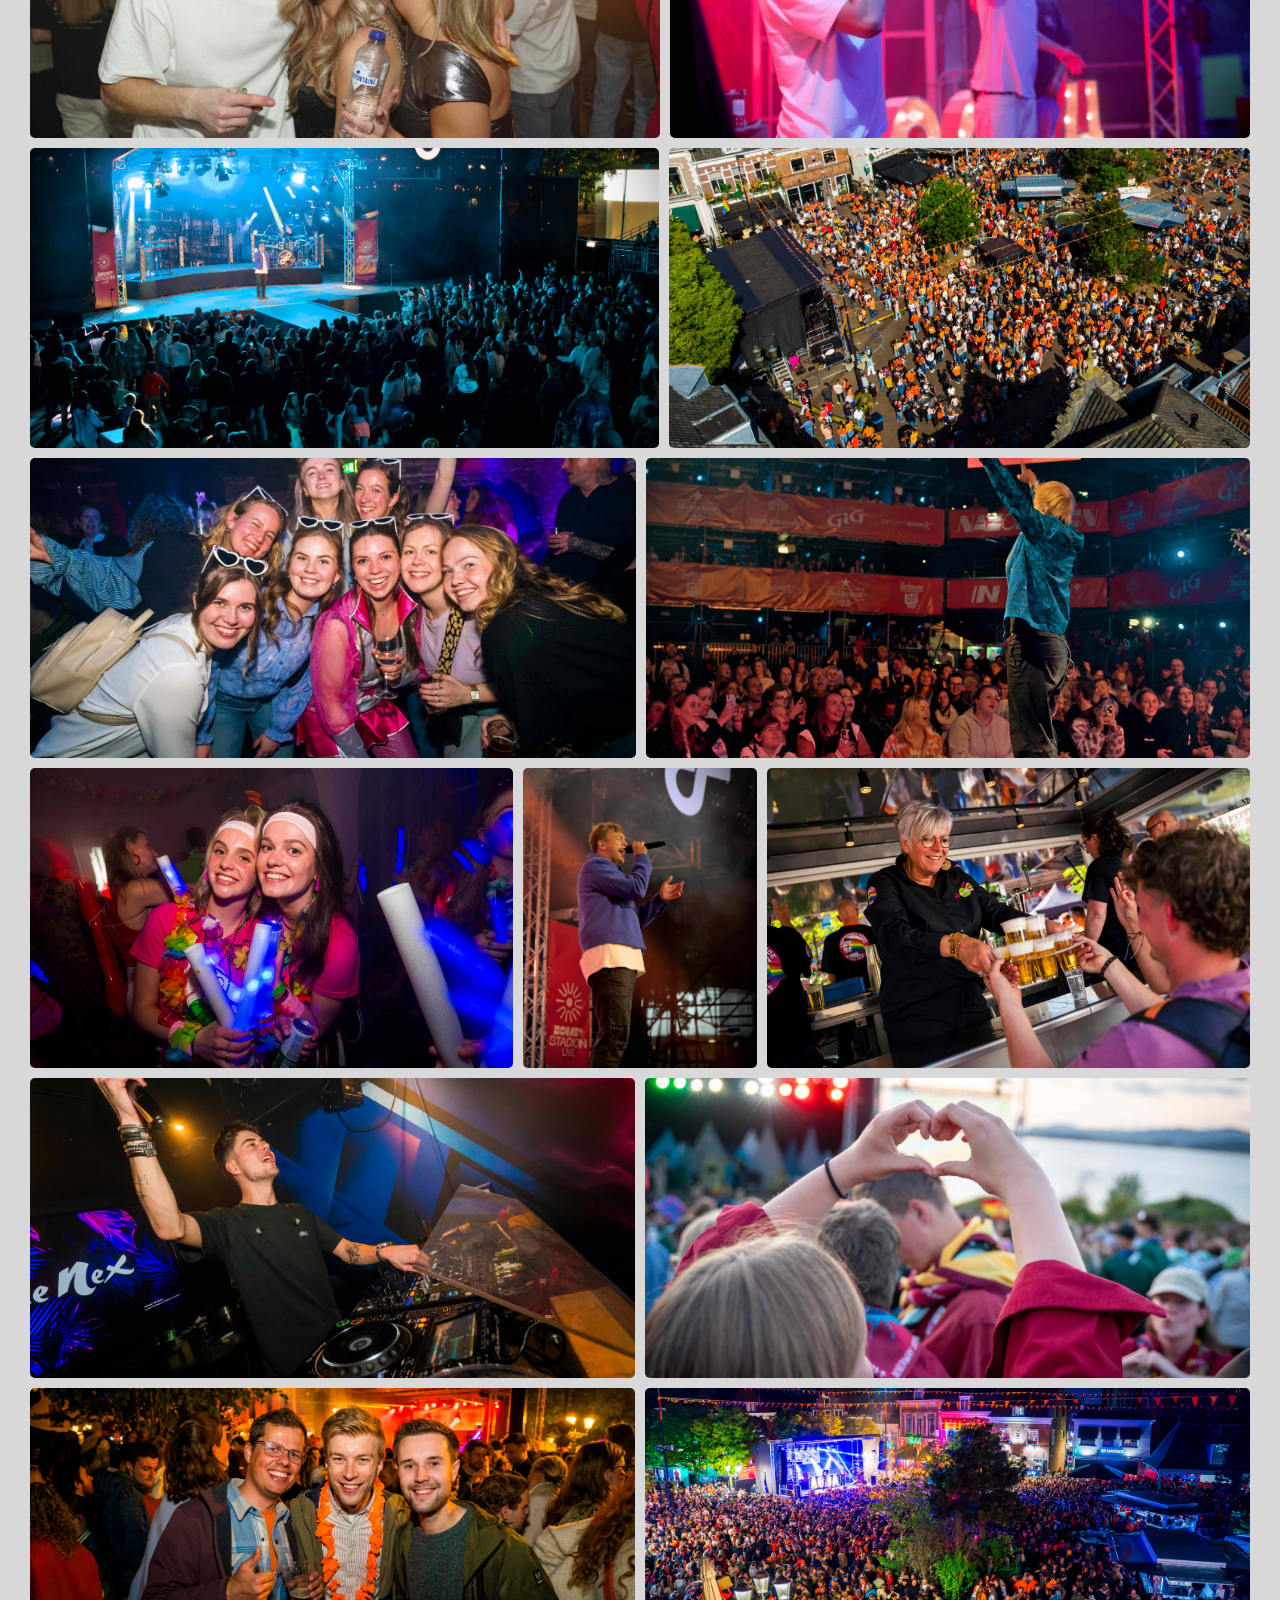
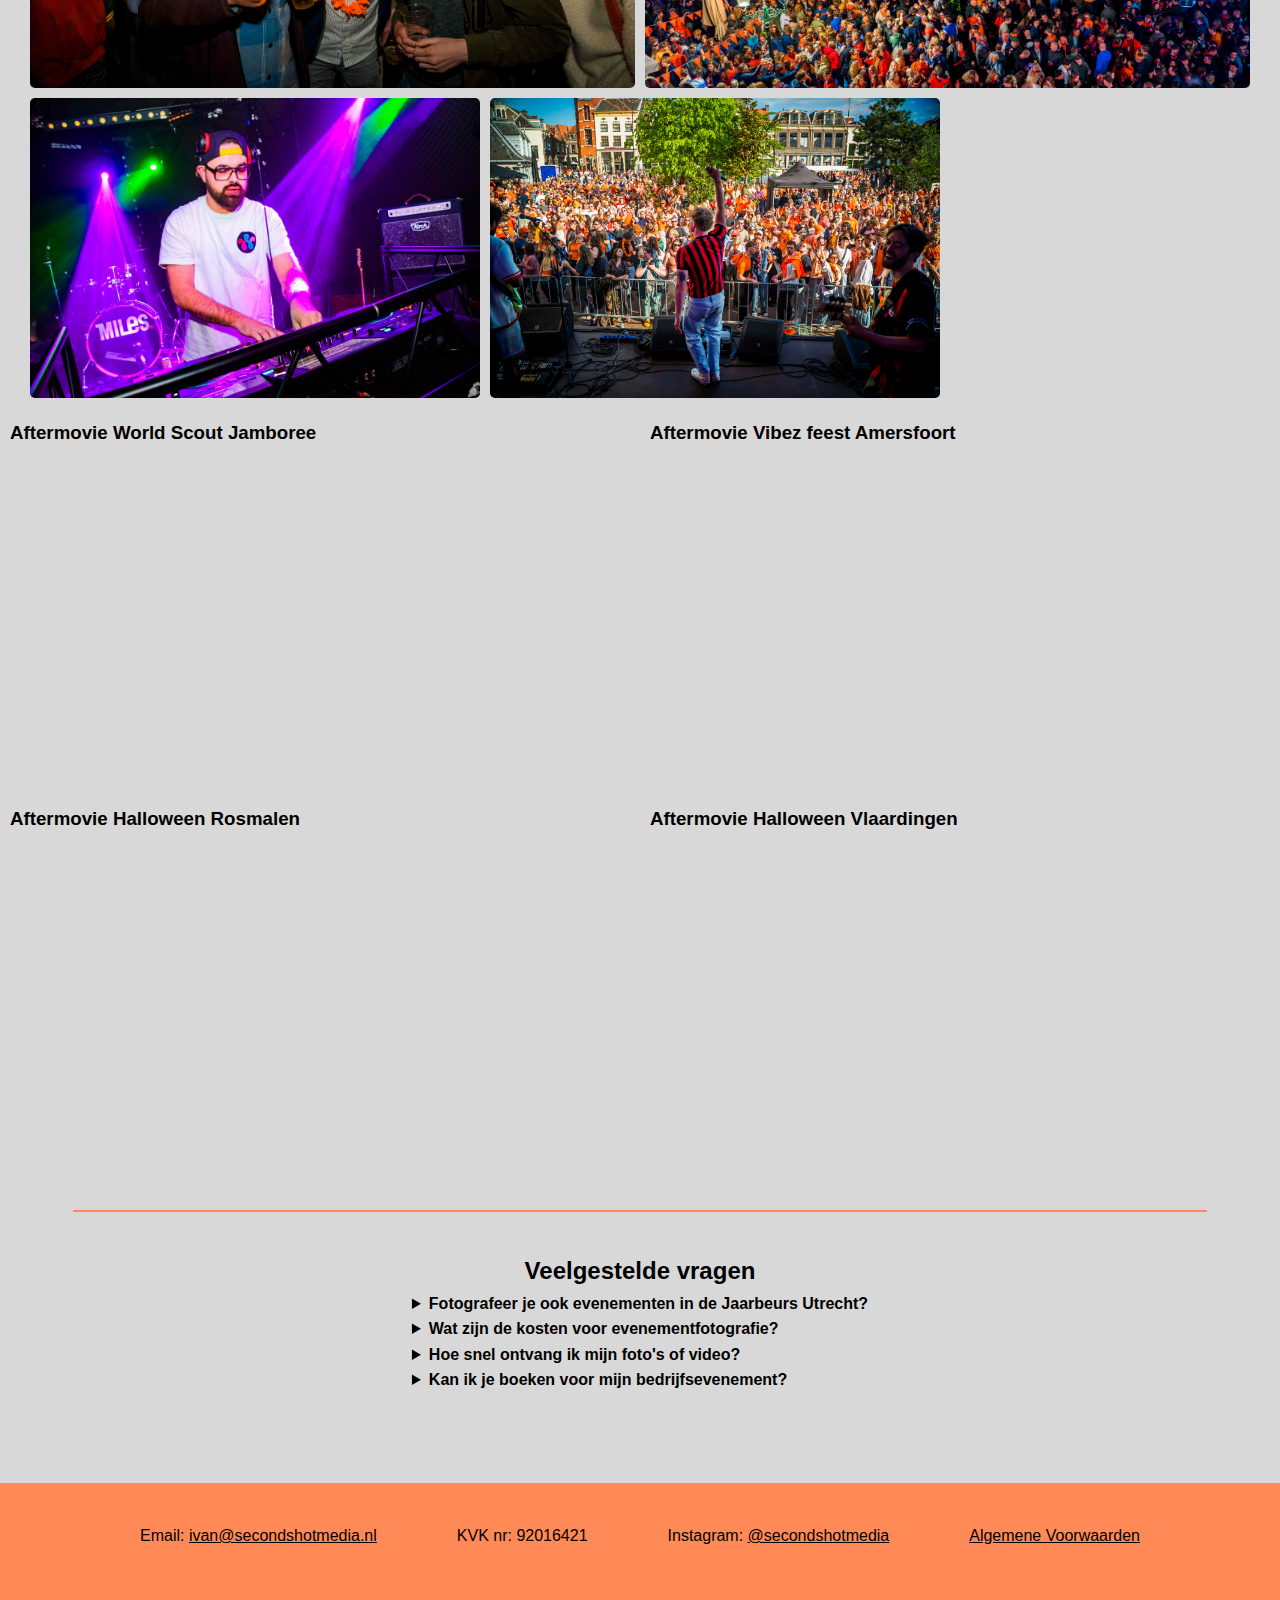
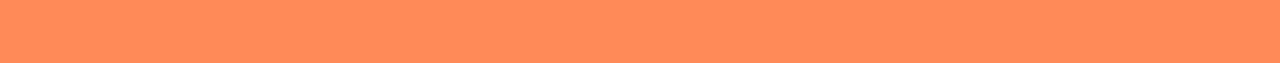
<file: evenementen2.html>
<!DOCTYPE html>
<html lang="nl">
<head>
    <!-- Stylesheets -->
    <link rel="stylesheet" href="css/general.css">
    <link rel="stylesheet" href="css/navigation.css">
    <link rel="stylesheet" href="css/footer.css">
    <link rel="stylesheet" href="css/tekstbox.css">
    <link rel="stylesheet" href="css/videobox.css">
    <link rel="stylesheet" href="css/upper-block.css">
    <link rel="stylesheet" href="css/drieluik.css">
    <link rel="stylesheet" href="lightbox2/css/lightbox.css">
    <link rel="stylesheet" href="css/image-gallery.css">

    <!-- Meta tags -->
    <meta charset="UTF-8">
    <meta name="viewport" content="width=device-width, initial-scale=1">
    <meta name="keywords" content="evenementen fotografie, videograaf event, beurs fotograaf, jaarbeurs, festival aftermovie, Amersfoort, Utrecht, bedrijfsfotografie">
    <meta name="description" content="Professionele fotografie en videografie voor evenementen, beurzen zoals de Jaarbeurs en festivals in Amersfoort en Utrecht door Second Shot Media.">
    <meta name="author" content="Ivan Balkenende">

    <title>Evenementen Fotografie & Videografie Jaarbeurs - Second Shot Media | Amersfoort & Utrecht</title>
    <link rel="icon" href="images/logo/favicon.png" type="image/x-icon">
</head>
<body>
    <nav id="navigation">
        <a href="index.html" id="logo">
            <img src="images/logo/LogoKleinLq.png" alt="Second Shot Media Logo">
        </a>
        <ul id="menu">
            <li><a href="index.html">Home</a></li>
            <li><a href="evenementen.html" id="selected">Evenementen</a></li>
            <li><a href="feesten.html">Feesten</a></li>
            <li><a href="studenten.html">Studenten</a></li>
        </ul>
        <div id="socials">
            <a href="https://www.instagram.com/secondshotmedia/" target="_blank"><img src="images/icons/instagram.svg" alt="Instagram Icon"></a>
            <a href="https://www.youtube.com/channel/UCZHNhyl6ZOro9b9cHqXhvrw" target="_blank"><img src="images/icons/youtube.svg" alt="YouTube Icon"></a>
            <a href="https://www.linkedin.com/in/ivan-balkenende-ab68a9165/" target="_blank"><img src="images/icons/linkedin.svg" alt="LinkedIn Icon"></a>
            <a href="mailto:ivan@secondshotmedia.nl" target="_blank"><img src="images/icons/email.svg" alt="Email Icon"></a>
        </div>
    </nav>

    <div class="upper-block" id="upperevenement">
        <div>
            <h1>Evenementen Fotograaf & Videograaf voor Festivals en Jaarbeurs in Utrecht, Amersfoort en omstreken</h1>
            <p>Laat jouw evenement, van bedrijfsbeurs tot festival, stralen met professionele foto's en aftermovies!</p>
        </div>
    </div>

    <article>
        <div class="breedte-article">

            <div class="drieluik">
                <div class="drieluik-onderdeel">
                    <img src="images/icons/events.png" alt="Festival fotografie">
                    <div>
                        <h2>Festival Fotografie & Video</h2>
                        <p>Professionele registratie van festivals en dance events, ideaal voor promotie en herinneringen.</p>
                    </div>
                </div>
                <div class="drieluik-onderdeel">
                    <img src="images/icons/theater.png" alt="Optredens">
                    <div>
                        <h2>Optredens & Shows</h2>
                        <p>Muziekoptredens, theater en talentenjachten sfeervol vastgelegd zonder storende flitsen.</p>
                    </div>
                </div>
                <div class="drieluik-onderdeel">
                    <img src="images/icons/business.png" alt="Bedrijfsevenementen">
                    <div>
                        <h2>Zakelijke Evenementen & Jaarbeurs</h2>
                        <p>Professionele bedrijfsfotografie en aftermovies voor jouw evenement in de Jaarbeurs, congres of netwerkevent.</p>
                    </div>
                </div>
            </div>

            <div class="image-gallery">
              <a href="images/Evenementen/galerij/0001.jpg" data-lightbox="gallery1">
                  <img src="images/Evenementen/galerij/0001.jpg">
                  <!-- <div class="overlay"><span>Image title</span></div> -->
              </a>
              <a href="images/Evenementen/galerij/0002.jpg" data-lightbox="gallery1">
                  <img src="images/Evenementen/galerij/0002.jpg">
              </a>
              <a href="images/Evenementen/galerij/0003.jpg" data-lightbox="gallery1">
                  <img src="images/Evenementen/galerij/0003.jpg">
              </a>
              <a href="images/Evenementen/galerij/0004.jpg" data-lightbox="gallery1">
                  <img src="images/Evenementen/galerij/0004.jpg">
              </a>
              <a href="images/Evenementen/galerij/0005.jpg" data-lightbox="gallery1">
                  <img src="images/Evenementen/galerij/0005.jpg">
              </a>
              <a href="images/Evenementen/galerij/0006.jpg" data-lightbox="gallery1">
                  <img src="images/Evenementen/galerij/0006.jpg">
              </a>
              <a href="images/Evenementen/galerij/0007.jpg" data-lightbox="gallery1">
                  <img src="images/Evenementen/galerij/0007.jpg">
              </a>
              <a href="images/Evenementen/galerij/0008.jpg" data-lightbox="gallery1">
                  <img src="images/Evenementen/galerij/0008.jpg">
              </a>
              <a href="images/Evenementen/galerij/0009.jpg" data-lightbox="gallery1">
                  <img src="images/Evenementen/galerij/0009.jpg">
              </a>
              <a href="images/Evenementen/galerij/0010.jpg" data-lightbox="gallery1">
                  <img src="images/Evenementen/galerij/0010.jpg">
              </a>
              <a href="images/Evenementen/galerij/0011.jpg" data-lightbox="gallery1">
                  <img src="images/Evenementen/galerij/0011.jpg">
              </a>
              <a href="images/Evenementen/galerij/0012.jpg" data-lightbox="gallery1">
                  <img src="images/Evenementen/galerij/0012.jpg">
              </a>
              <a href="images/Evenementen/galerij/0013.jpg" data-lightbox="gallery1">
                  <img src="images/Evenementen/galerij/0013.jpg">
              </a>
              <a href="images/Evenementen/galerij/0014.jpg" data-lightbox="gallery1">
                  <img src="images/Evenementen/galerij/0014.jpg">
              </a>
              <a href="images/Evenementen/galerij/0015.jpg" data-lightbox="gallery1">
                  <img src="images/Evenementen/galerij/0015.jpg">
              </a>
          </div>

          
          <div class="video-area">
              <div class="video-box-vertical">
                  <div class="video-box">
                      <h3>Aftermovie World Scout Jamboree</h3>
                      <iframe
                          src="https://www.youtube.com/embed/5esMJo_vDig?si=apRDoF35ufmnBnwR" title="YouTube video player" frameborder="0" allowfullscreen>
                      </iframe>
                  </div>
                  <div class="video-box">
                      <h3>Aftermovie Halloween Rosmalen</h3>
                      <iframe
                          src="https://www.youtube.com/embed/5n2hSCGRW1k?si=TSE6WiRDYXZs7iUY" title="YouTube video player" frameborder="0" allowfullscreen>
                      </iframe>
                  </div>
              </div> 
              <div class="video-box-vertical">
                  <div class="video-box">
                      <h3>Aftermovie Vibez feest Amersfoort</h3>
                      <iframe
                          src="https://www.youtube.com/embed/Vn3X_XO9sH0?si=8BkAzBl_cisWR8Fs" title="YouTube video player" frameborder="0" allowfullscreen>
                      </iframe>
                  </div>
                  <div class="video-box">
                      <h3>Aftermovie Halloween Vlaardingen</h3>
                      <iframe
                          src="https://www.youtube.com/embed/YEwFVZvs5fg?si=7OKOywt6t6388ChC" title="YouTube video player" frameborder="0" allowfullscreen>
                      </iframe>
                  </div>
              </div>      
                
          </div>

          <div class="streep"></div>

          <div class="faq-section" style="max-width:800px;margin:auto;padding:20px;">
              <h2 style="text-align:center;">Veelgestelde vragen</h2>
              <details>
                  <summary><strong>Fotografeer je ook evenementen in de Jaarbeurs Utrecht?</strong></summary>
                  <p>Ja, ik kan fotografie en videografie doen voor beurzen in de Jaarbeurs Utrecht</p>
              </details>
              <details>
                  <summary><strong>Wat zijn de kosten voor evenementfotografie?</strong></summary>
                  <p>De kosten hangen af van duur, locatie en specifieke wensen. Vraag vrijblijvend een offerte aan via ivan@secondshotmedia.nl</p>
              </details>
              <details>
                  <summary><strong>Hoe snel ontvang ik mijn foto's of video?</strong></summary>
                  <p>Foto's ontvang je standaard binnen 3-5 werkdagen. Snellere levering is mogelijk in overleg. Video's duren wat langer en is afhankelijk van de grootte van het project.</p>
              </details>
              <details>
                  <summary><strong>Kan ik je boeken voor mijn bedrijfsevenement?</strong></summary>
                  <p>Zeker, ik verzorg fotografie en videografie voor bedrijfsfeesten, congressen en beurzen.</p>
              </details>
          </div>

        </div>
    </article>

    <footer>
        <div class="footer-flex">
            <p>Email: <a href="mailto:ivan@secondshotmedia.nl">ivan@secondshotmedia.nl</a></p>
            <p>KVK nr: 92016421</p>
            <p>Instagram: <a href="https://www.instagram.com/secondshotmedia/" target="_blank">@secondshotmedia</a></p>
            <a href="algemenevoorwaarden.html">Algemene Voorwaarden</a>
        </div>
    </footer>

    <script src="lightbox2/js/lightbox-plus-jquery.js"></script>
    <script>
        lightbox.option({
            'alwaysShowNavOnTouchDevices': true,
            'disableScrolling': true
        });
    </script>

</body>
</html>
</file>
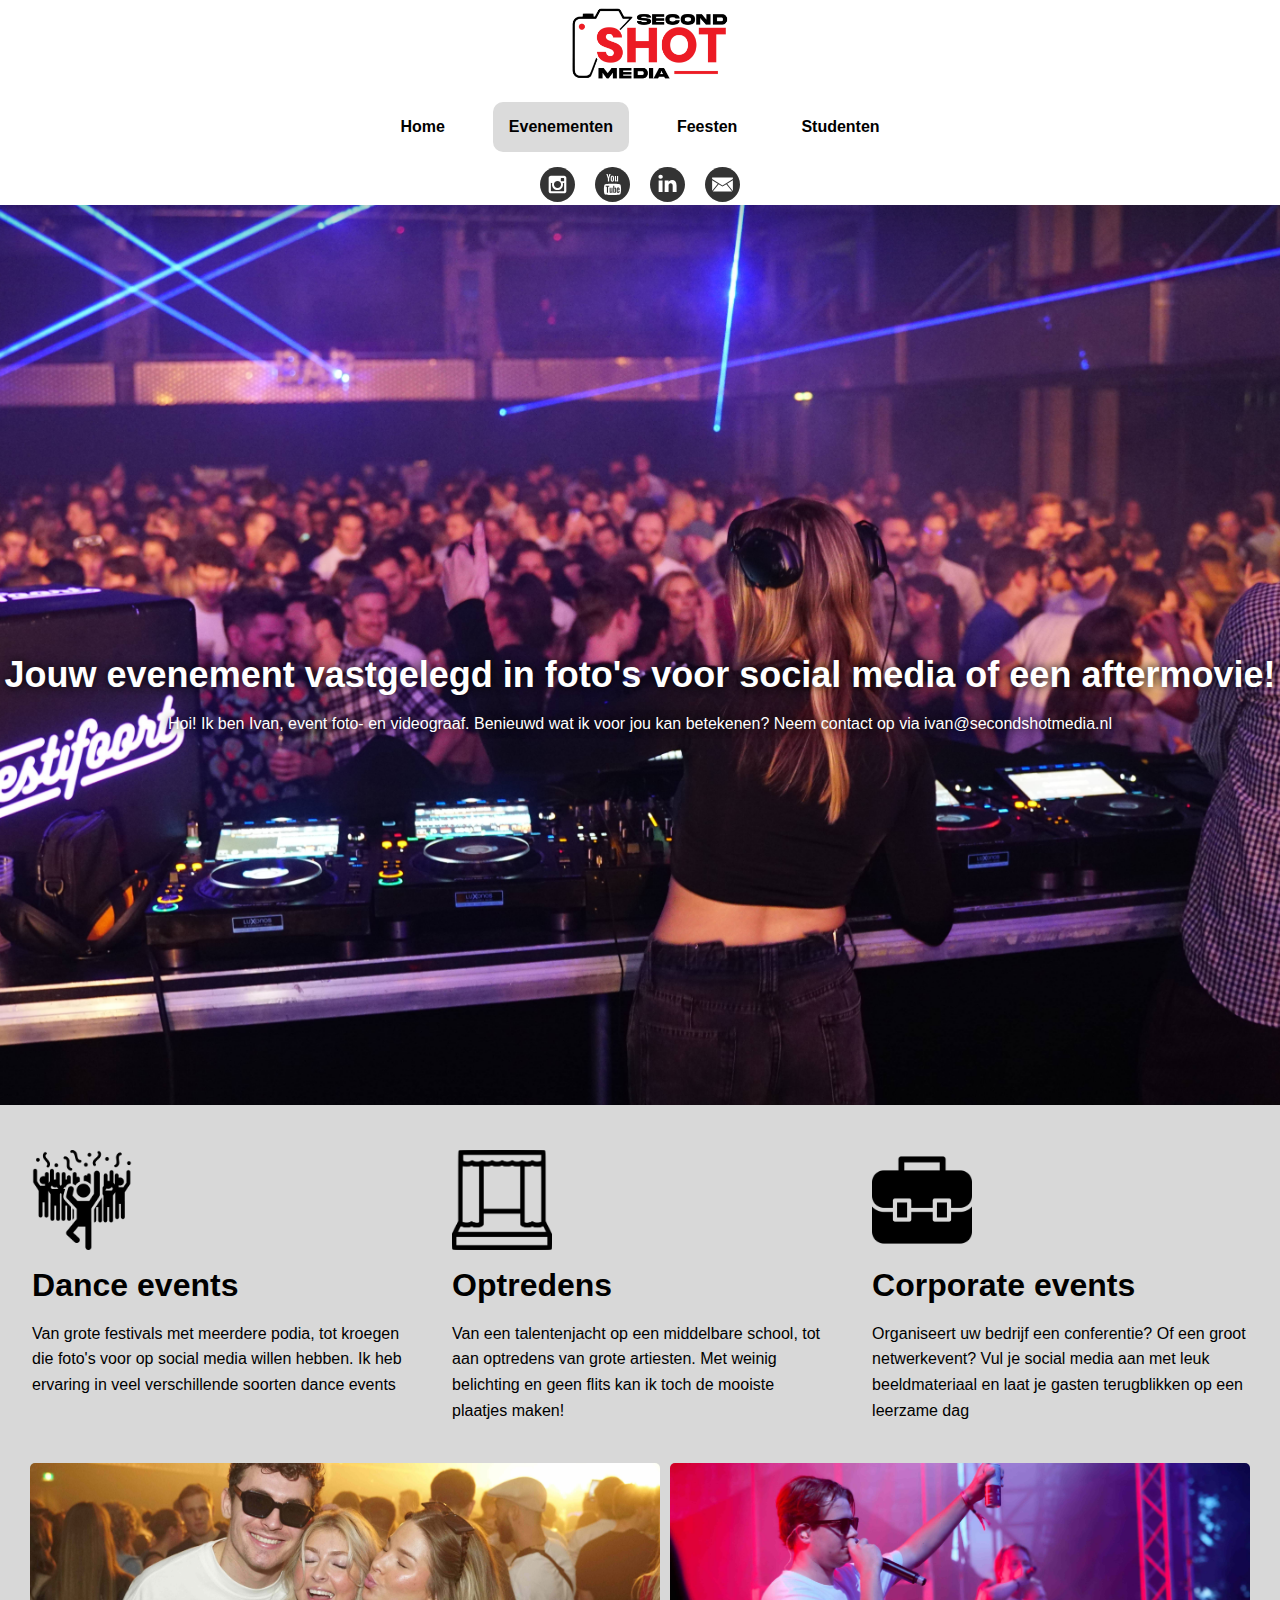
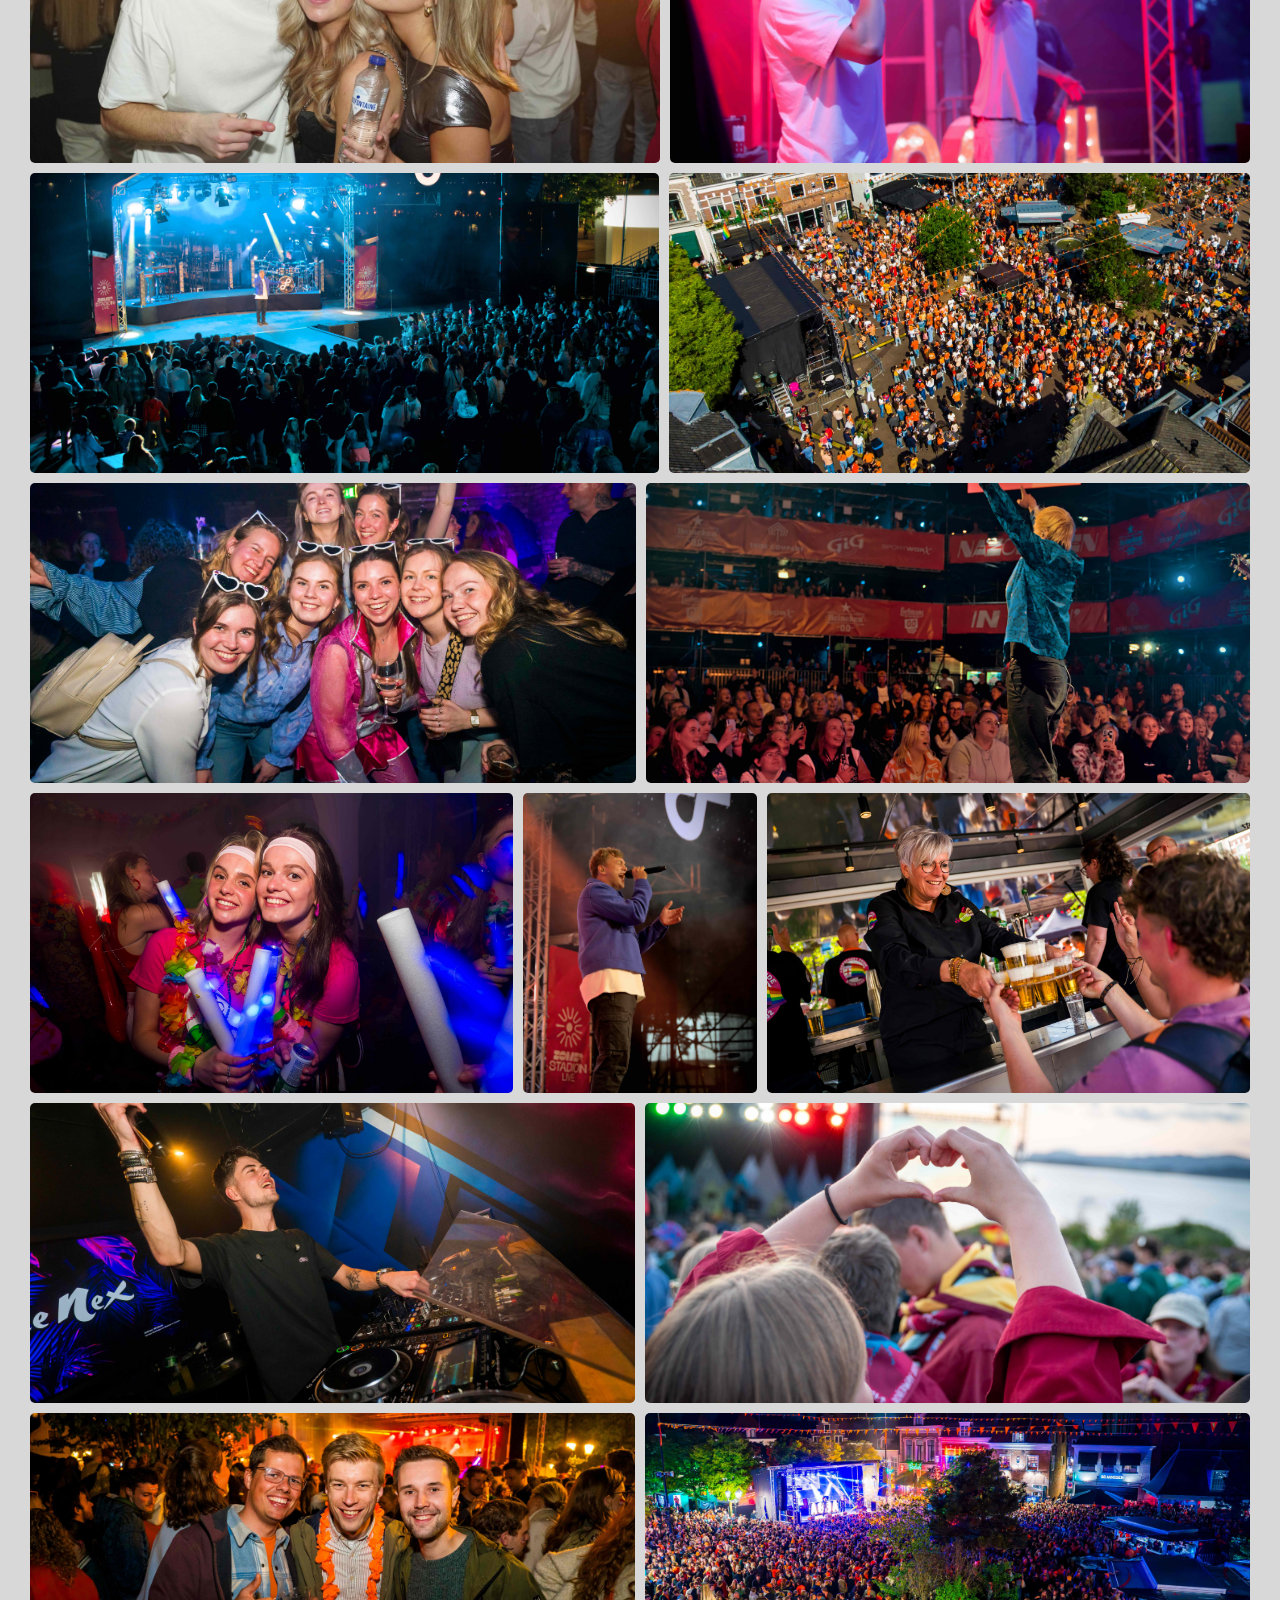
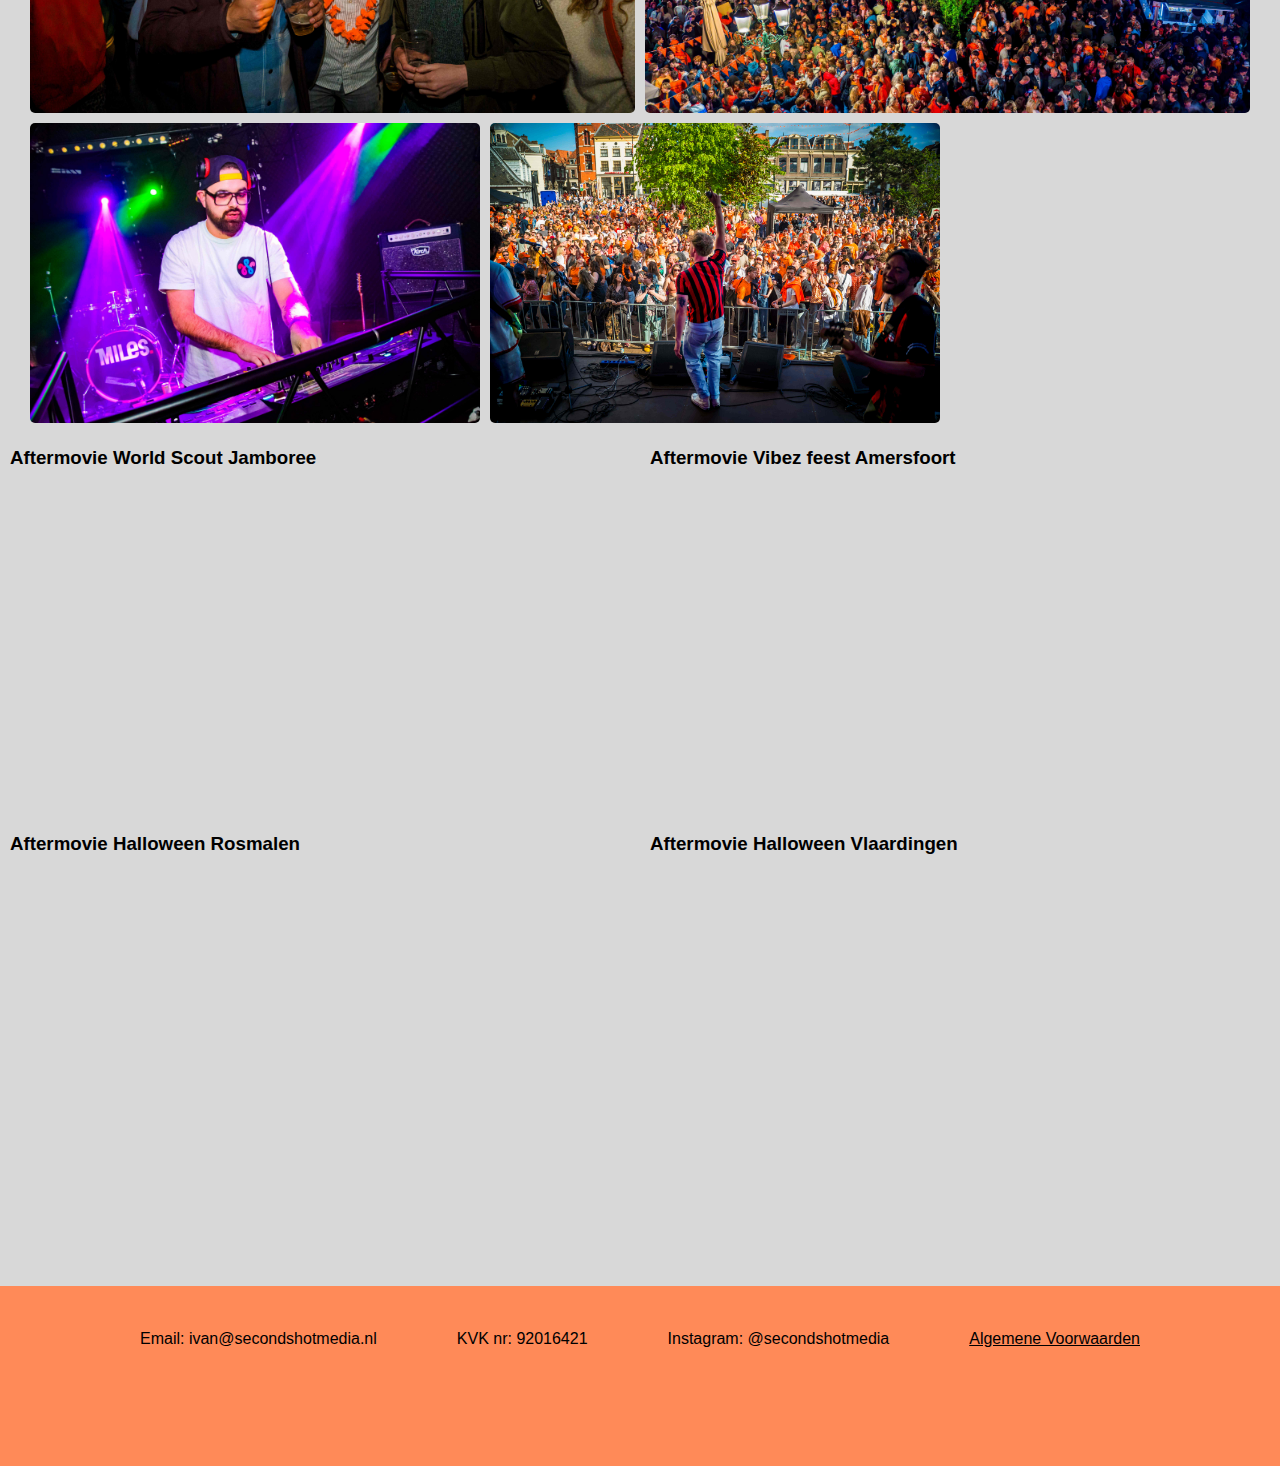
<file: evenementenoud.html>
<!DOCTYPE html>
<html>
    <head>
        <!--Stylesheets-->
        <link rel="stylesheet" href="css/general.css">
        <link rel="stylesheet" href="css/navigation.css">
        <link rel="stylesheet" href="css/footer.css"> 
        <link rel="stylesheet" href="css/tekstbox.css">
        <link rel="stylesheet" href="css/videobox.css">
        <link rel="stylesheet" href="css/upper-block.css"> 
        <link rel="stylesheet" href="css/drieluik.css"> 
        <link rel="stylesheet" href="lightbox2/css/lightbox.css"> <!-- Code from https://github.com/lokesh/lightbox2 -->
        <link rel="stylesheet" href="css/image-gallery.css">
        

        <!--Meta tags-->
        <meta name="viewport" content="width=device-width, initial-scale=1" >
        <meta name="keywords" content="Videograaf, Fotograaf, Second Shot Media, eventfotograaf, eventvideograaf, Amersfoort, Zwolle, Utrecht, Amsterdam, Apeldoorn, aftermovie, gala fotografie, studentfotograaf, student">
        <meta name="description" content="Bij Second Shot Media, gevestigd in Amersfoort, regio Utrecht, kan je terecht voor fotografie en videografie voor alle soorten evenementen. Fotograaf en filmmaker Ivan Balkenende gelooft erin dat elk waardevol moment een tweede kans verdient om te schitteren, en is gespecialiseerd in het vastleggen van events en muziekoptredens. Ik kom langs op uw locatie in Amersfoort, Utrecht, Amsterdam, Apeldoorn, Deventer, Zwolle of nabij gelegen plaatsen.">
        <meta name="author" content="Ivan Balkenende">

        <title>Evenementen - Second Shot Media</title>
        <link rel="icon" href="images/logo/favicon.png" type="image/x-icon">

    </head>

    <body>
        <nav id="navigation">
            <a href="index.html" id="logo">
                <img src="images/logo/LogoKleinLq.png">
            </a>
            <ul id="menu">
                <li><a href="index.html">Home</a></li>
                <li><a href="evenementen.html" id="selected">Evenementen</a></li>
                <li><a href="feesten.html">Feesten</a></li>
                <li><a href="studenten.html">Studenten</a></li>
            </ul>
            <div id="socials">
                <button class="socials-knoppen">
                    <a href="https://www.instagram.com/secondshotmedia/" target="_blank">
                        <img class="instagram-icon" src="images/icons/instagram.svg">
                    </a>
                </button>
                <button class="socials-knoppen">
                    <a href="https://www.youtube.com/channel/UCZHNhyl6ZOro9b9cHqXhvrw" target="_blank">
                        <img class="youtube-icon" src="images/icons/youtube.svg">                
                    </a>
                </button>
                <button class="socials-knoppen">
                    <a href="https://www.linkedin.com/in/ivan-balkenende-ab68a9165/" target="_blank">
                        <img class="linkedin-icon" src="images/icons/linkedin.svg">
                    </a>
                </button>
                <button class="socials-knoppen">
                    <a href="mailto:ivan@secondshotmedia.nl" target="_blank">
                        <img class="email-icon" src="images/icons/email.svg">
                    </a>
                </button>
            </div>
        </nav>

        <div class="upper-block" id="upperevenement">
            <div>
                <h1>Jouw evenement vastgelegd in foto's voor social media of een aftermovie!</h1>
                <p>Hoi! Ik ben Ivan, event foto- en videograaf. Benieuwd wat ik voor jou kan betekenen? Neem contact op via ivan@secondshotmedia.nl</p>
            </div>
        </div>

        <article>
            <div class="breedte-article">
                <div class="drieluik">
                    <div class="drieluik-onderdeel">
                        <img src="images/icons/events.png">
                        <div>
                            <h1>Dance events</h1>
                            <p>Van grote festivals met meerdere podia, tot kroegen die foto's voor op social media willen hebben. Ik heb ervaring in veel verschillende soorten dance events</p>
                        </div>
                    </div>
                    <div class="drieluik-onderdeel">
                        <img src="images/icons/theater.png">
                        <div>
                            <h1>Optredens</h1>
                            <p>Van een talentenjacht op een middelbare school, tot aan optredens van grote artiesten. Met weinig belichting en geen flits kan ik toch de mooiste plaatjes maken!</p>
                        </div>
                    </div>
                    <div class="drieluik-onderdeel">
                        <img src="images/icons/business.png">
                        <div>
                            <h1>Corporate events</h1>
                            <p>Organiseert uw bedrijf een conferentie? Of een groot netwerkevent? Vul je social media aan met leuk beeldmateriaal en laat je gasten terugblikken op een leerzame dag</p>
                        </div>
                    </div>
                </div>

                
                <div class="image-gallery">
                    <a href="images/Evenementen/galerij/0001.jpg" data-lightbox="gallery1">
                        <img src="images/Evenementen/galerij/0001.jpg">
                        <!-- <div class="overlay"><span>Image title</span></div> -->
                    </a>
                    <a href="images/Evenementen/galerij/0002.jpg" data-lightbox="gallery1">
                        <img src="images/Evenementen/galerij/0002.jpg">
                    </a>
                    <a href="images/Evenementen/galerij/0003.jpg" data-lightbox="gallery1">
                        <img src="images/Evenementen/galerij/0003.jpg">
                    </a>
                    <a href="images/Evenementen/galerij/0004.jpg" data-lightbox="gallery1">
                        <img src="images/Evenementen/galerij/0004.jpg">
                    </a>
                    <a href="images/Evenementen/galerij/0005.jpg" data-lightbox="gallery1">
                        <img src="images/Evenementen/galerij/0005.jpg">
                    </a>
                    <a href="images/Evenementen/galerij/0006.jpg" data-lightbox="gallery1">
                        <img src="images/Evenementen/galerij/0006.jpg">
                    </a>
                    <a href="images/Evenementen/galerij/0007.jpg" data-lightbox="gallery1">
                        <img src="images/Evenementen/galerij/0007.jpg">
                    </a>
                    <a href="images/Evenementen/galerij/0008.jpg" data-lightbox="gallery1">
                        <img src="images/Evenementen/galerij/0008.jpg">
                    </a>
                    <a href="images/Evenementen/galerij/0009.jpg" data-lightbox="gallery1">
                        <img src="images/Evenementen/galerij/0009.jpg">
                    </a>
                    <a href="images/Evenementen/galerij/0010.jpg" data-lightbox="gallery1">
                        <img src="images/Evenementen/galerij/0010.jpg">
                    </a>
                    <a href="images/Evenementen/galerij/0011.jpg" data-lightbox="gallery1">
                        <img src="images/Evenementen/galerij/0011.jpg">
                    </a>
                    <a href="images/Evenementen/galerij/0012.jpg" data-lightbox="gallery1">
                        <img src="images/Evenementen/galerij/0012.jpg">
                    </a>
                    <a href="images/Evenementen/galerij/0013.jpg" data-lightbox="gallery1">
                        <img src="images/Evenementen/galerij/0013.jpg">
                    </a>
                    <a href="images/Evenementen/galerij/0014.jpg" data-lightbox="gallery1">
                        <img src="images/Evenementen/galerij/0014.jpg">
                    </a>
                    <a href="images/Evenementen/galerij/0015.jpg" data-lightbox="gallery1">
                        <img src="images/Evenementen/galerij/0015.jpg">
                    </a>
                </div>

                
                <div class="video-area">
                    <div class="video-box-vertical">
                        <div class="video-box">
                            <h3>Aftermovie World Scout Jamboree</h3>
                            <iframe
                                src="https://www.youtube.com/embed/5esMJo_vDig?si=apRDoF35ufmnBnwR" title="YouTube video player" frameborder="0" allowfullscreen>
                            </iframe>
                        </div>
                        <div class="video-box">
                            <h3>Aftermovie Halloween Rosmalen</h3>
                            <iframe
                                src="https://www.youtube.com/embed/5n2hSCGRW1k?si=TSE6WiRDYXZs7iUY" title="YouTube video player" frameborder="0" allowfullscreen>
                            </iframe>
                        </div>
                    </div> 
                    <div class="video-box-vertical">
                        <div class="video-box">
                            <h3>Aftermovie Vibez feest Amersfoort</h3>
                            <iframe
                                src="https://www.youtube.com/embed/Vn3X_XO9sH0?si=8BkAzBl_cisWR8Fs" title="YouTube video player" frameborder="0" allowfullscreen>
                            </iframe>
                        </div>
                        <div class="video-box">
                            <h3>Aftermovie Halloween Vlaardingen</h3>
                            <iframe
                                src="https://www.youtube.com/embed/YEwFVZvs5fg?si=7OKOywt6t6388ChC" title="YouTube video player" frameborder="0" allowfullscreen>
                            </iframe>
                        </div>
                    </div>      
                      
                </div>

            </div>
        </article>
    
        <footer>
            <div class="footer-flex">
            <p>Email: ivan@secondshotmedia.nl</p>
            <p>KVK nr: 92016421</p>
            <p>Instagram: @secondshotmedia</p>
            <a href="algemenevoorwaarden.html">Algemene Voorwaarden</a>
            </div>
        </footer> 
        <script src="lightbox2/js/lightbox-plus-jquery.js"></script> <!-- Code from https://github.com/lokesh/lightbox2 -->
        <script>
            lightbox.option({
                'alwaysShowNavOnTouchDevices': true,
                'disableScrolling': true
            })
        </script>
    </body>
</html>
</file>
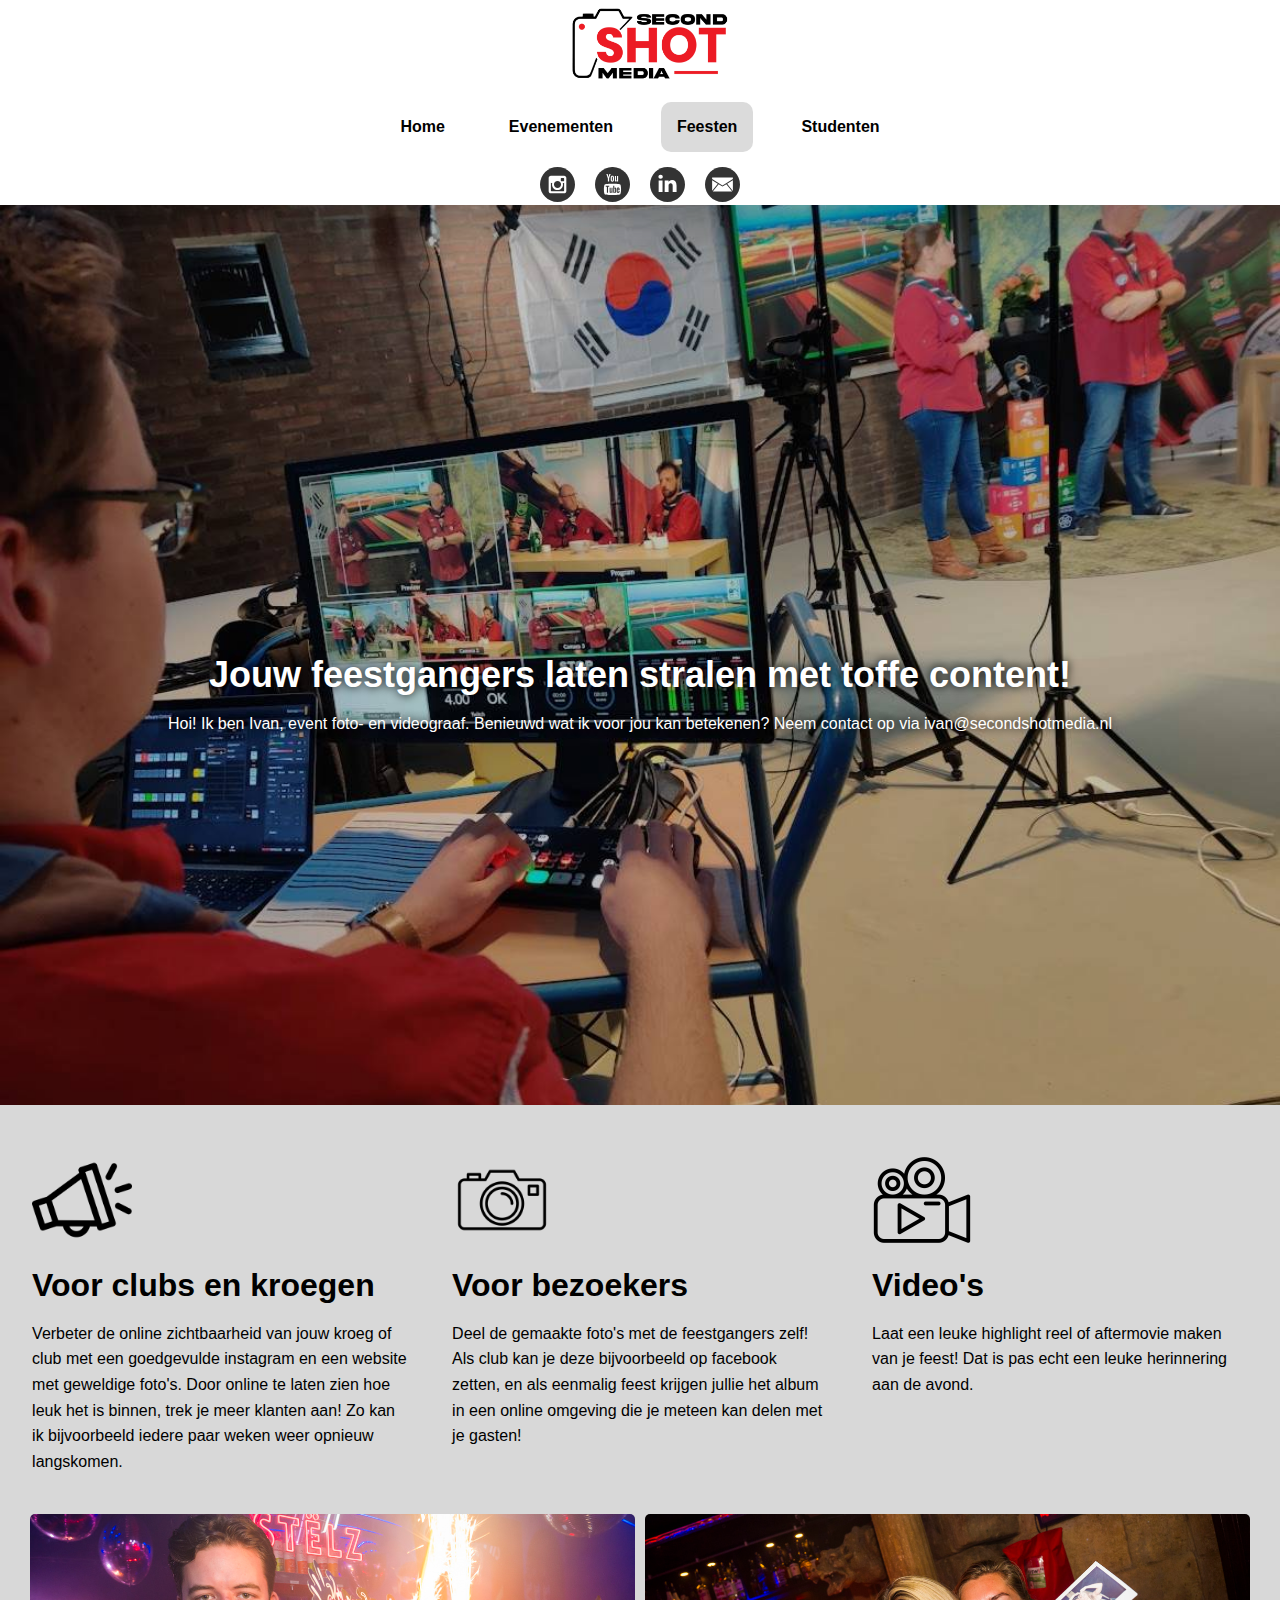
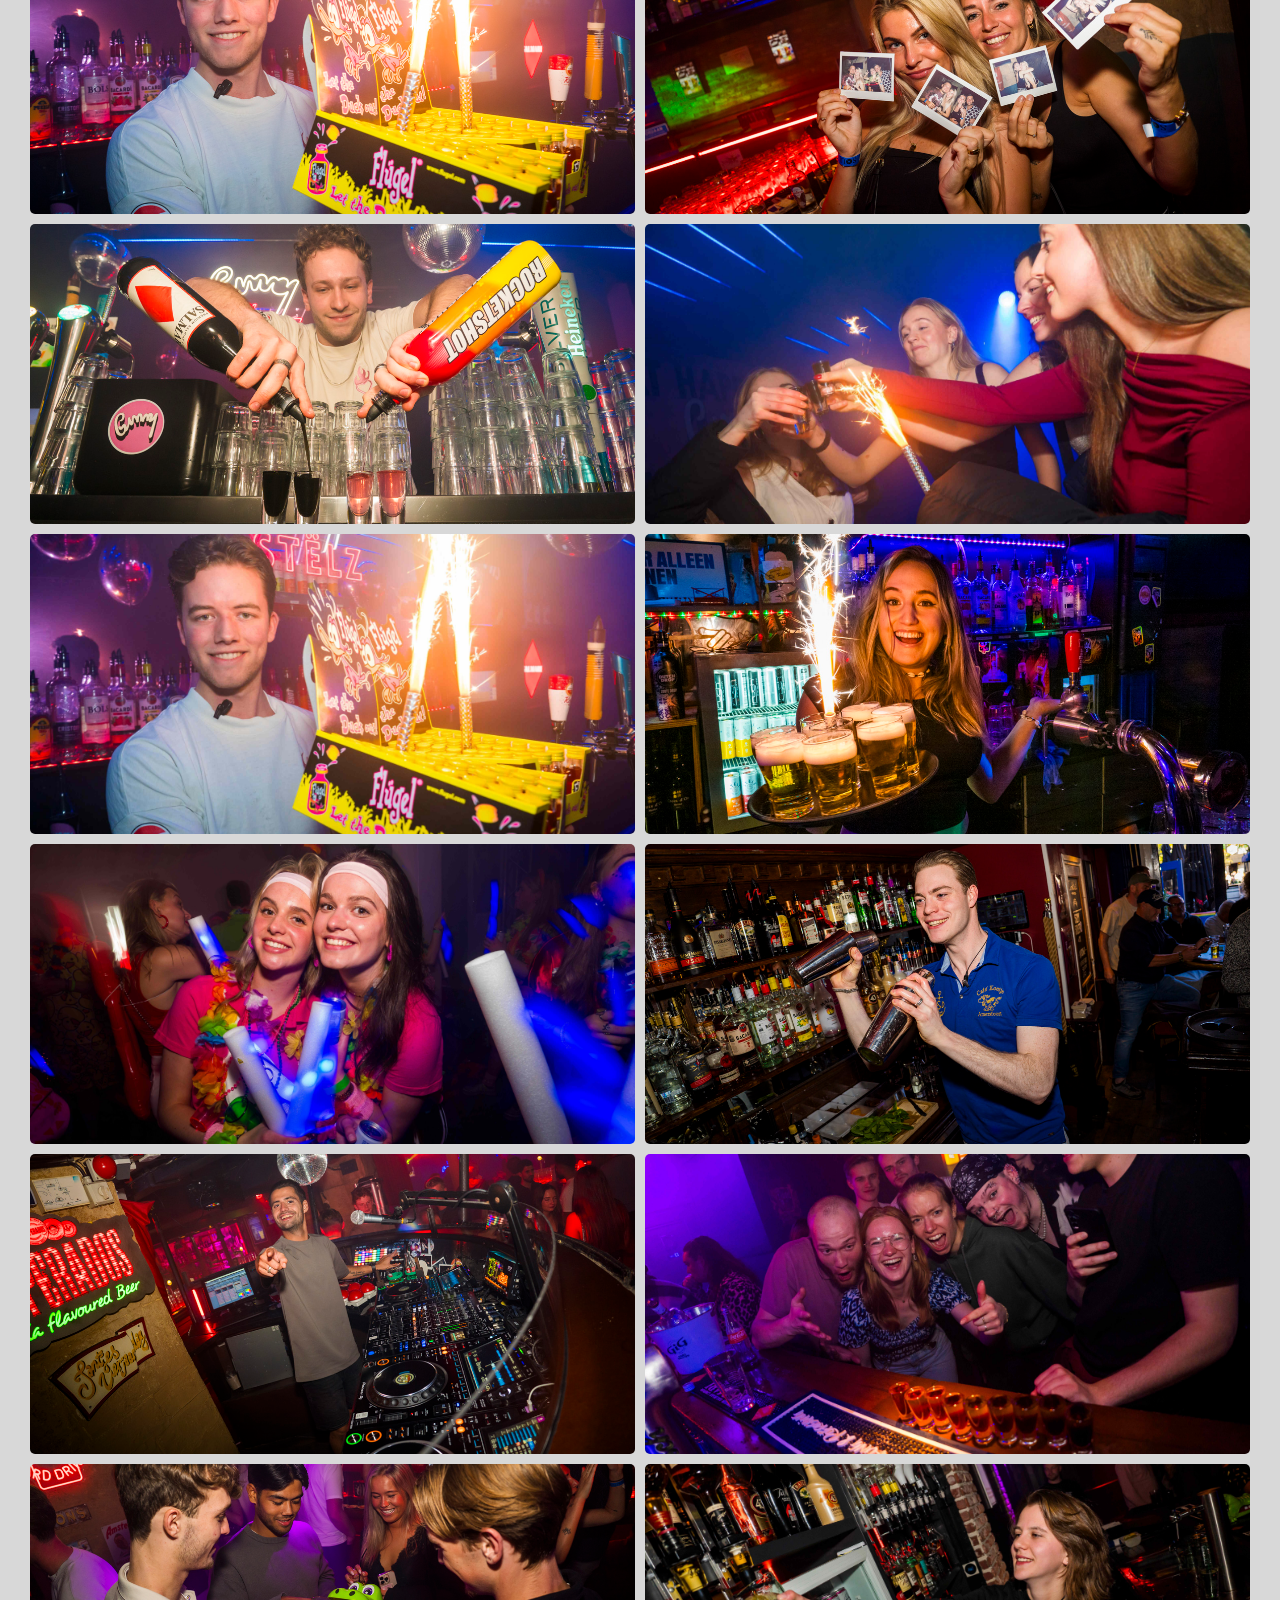
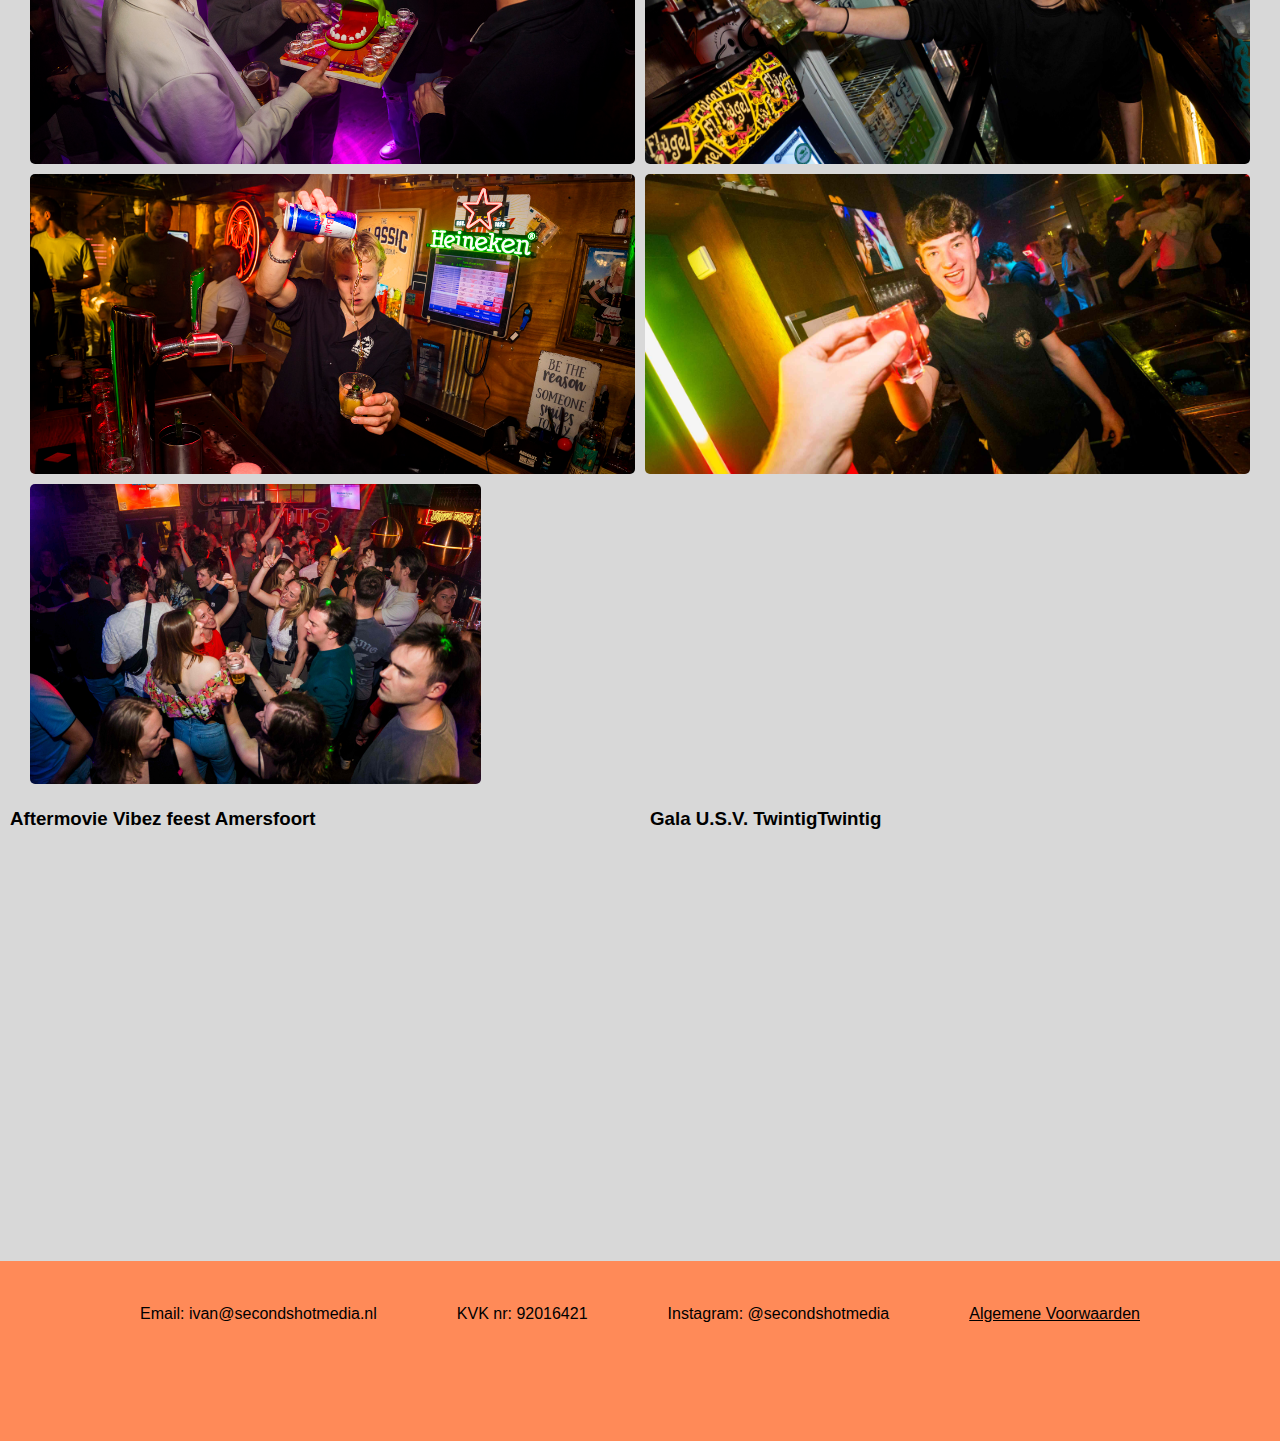
<file: feestenoud.html>
<!DOCTYPE html>
<html>
    <head>
        <!--Stylesheets-->
        <link rel="stylesheet" href="css/general.css">
        <link rel="stylesheet" href="css/navigation.css">
        <link rel="stylesheet" href="css/footer.css"> 
        <link rel="stylesheet" href="css/tekstbox.css">
        <link rel="stylesheet" href="css/videobox.css">
        <link rel="stylesheet" href="css/upper-block.css"> 
        <link rel="stylesheet" href="css/drieluik.css"> 
        <link rel="stylesheet" href="lightbox2/css/lightbox.css"> <!-- Code from https://github.com/lokesh/lightbox2 -->
        <link rel="stylesheet" href="css/image-gallery.css">
        

        <!--Meta tags-->
        <meta name="viewport" content="width=device-width, initial-scale=1" >
        <meta name="keywords" content="Videograaf, Fotograaf, Second Shot Media, eventfotograaf, eventvideograaf, Amersfoort, Zwolle, Utrecht, Amsterdam, Apeldoorn, aftermovie, gala fotografie, studentfotograaf, student">
        <meta name="description" content="Bij Second Shot Media, gevestigd in Amersfoort, regio Utrecht, kan je terecht voor fotografie en videografie voor alle soorten evenementen. Fotograaf en filmmaker Ivan Balkenende gelooft erin dat elk waardevol moment een tweede kans verdient om te schitteren, en is gespecialiseerd in het vastleggen van events en muziekoptredens. Ik kom langs op uw locatie in Amersfoort, Utrecht, Amsterdam, Apeldoorn, Deventer, Zwolle of nabij gelegen plaatsen.">
        <meta name="author" content="Ivan Balkenende">

        <title>Feesten - Second Shot Media</title>
        <link rel="icon" href="images/logo/favicon.png" type="image/x-icon">

    </head>

    <body>
        <nav id="navigation">
            <a href="index.html" id="logo">
                <img src="images/logo/LogoKleinLq.png">
            </a>
            <ul id="menu">
                <li><a href="index.html">Home</a></li>
                <li><a href="evenementen.html">Evenementen</a></li>
                <li><a href="feesten.html" id="selected">Feesten</a></li>
                <li><a href="studenten.html">Studenten</a></li>
            </ul>
            <div id="socials">
                <button class="socials-knoppen">
                    <a href="https://www.instagram.com/secondshotmedia/" target="_blank">
                        <img class="instagram-icon" src="images/icons/instagram.svg">
                    </a>
                </button>
                <button class="socials-knoppen">
                    <a href="https://www.youtube.com/channel/UCZHNhyl6ZOro9b9cHqXhvrw" target="_blank">
                        <img class="youtube-icon" src="images/icons/youtube.svg">                
                    </a>
                </button>
                <button class="socials-knoppen">
                    <a href="https://www.linkedin.com/in/ivan-balkenende-ab68a9165/" target="_blank">
                        <img class="linkedin-icon" src="images/icons/linkedin.svg">
                    </a>
                </button>
                <button class="socials-knoppen">
                    <a href="mailto:ivan@secondshotmedia.nl" target="_blank">
                        <img class="email-icon" src="images/icons/email.svg">
                    </a>
                </button>
            </div>
        </nav>

        <div class="upper-block" id="upperbedrijf">
            <div>
                <h1>Jouw feestgangers laten stralen met toffe content!</h1>
                <p>Hoi! Ik ben Ivan, event foto- en videograaf. Benieuwd wat ik voor jou kan betekenen? Neem contact op via ivan@secondshotmedia.nl</p>
            </div>
        </div>

        <article>
            <div class="breedte-article">
                <div class="drieluik">
                    <div class="drieluik-onderdeel">
                        <img src="images/icons/marketing.png">
                        <div>
                            <h1>Voor clubs en kroegen</h1>
                            <p>Verbeter de online zichtbaarheid van jouw kroeg of club met een goedgevulde instagram en een website met geweldige foto's. Door online te laten zien hoe leuk het is binnen, trek je meer klanten aan! Zo kan ik bijvoorbeeld iedere paar weken weer opnieuw langskomen.</p>
                        </div>
                    </div>
                    <div class="drieluik-onderdeel">
                        <img src="images/fotoIcon.png">
                        <div>
                            <h1>Voor bezoekers</h1>
                            <p>Deel de gemaakte foto's met de feestgangers zelf! Als club kan je deze bijvoorbeeld op facebook zetten, en als eenmalig feest krijgen jullie het album in een online omgeving die je meteen kan delen met je gasten!</p>
                        </div>
                    </div>
                    <div class="drieluik-onderdeel">
                        <img src="images/videoIcon.png">
                        <div>
                            <h1>Video's</h1>
                            <p>Laat een leuke highlight reel of aftermovie maken van je feest! Dat is pas echt een leuke herinnering aan de avond.</p>
                        </div>
                    </div>
                </div>

                
                <div class="image-gallery">
                    <a href="images/feesten/Galerij/0001.jpg" data-lightbox="gallery1">
                        <img src="images/feesten/Galerij/0001.jpg">
                        <!-- <div class="overlay"><span>Image title</span></div> -->
                    </a>
                    <a href="images/feesten/Galerij/0002.jpg" data-lightbox="gallery1">
                        <img src="images/feesten/Galerij/0002.jpg">
                    </a>
                    <a href="images/feesten/Galerij/0003.jpg" data-lightbox="gallery1">
                        <img src="images/feesten/Galerij/0003.jpg">
                    </a>
                    <a href="images/feesten/Galerij/0004.jpg" data-lightbox="gallery1">
                        <img src="images/feesten/Galerij/0004.jpg">
                    </a>
                    <a href="images/feesten/Galerij/0005.jpg" data-lightbox="gallery1">
                        <img src="images/feesten/Galerij/0005.jpg">
                    </a>
                    <a href="images/feesten/Galerij/0006.jpg" data-lightbox="gallery1">
                        <img src="images/feesten/Galerij/0006.jpg">
                    </a>
                    <a href="images/feesten/Galerij/0007.jpg" data-lightbox="gallery1">
                        <img src="images/feesten/Galerij/0007.jpg">
                    </a>
                    <a href="images/feesten/Galerij/0008.jpg" data-lightbox="gallery1">
                        <img src="images/feesten/Galerij/0008.jpg">
                    </a>
                    <a href="images/feesten/Galerij/0009.jpg" data-lightbox="gallery1">
                        <img src="images/feesten/Galerij/0009.jpg">
                    </a>
                    <a href="images/feesten/Galerij/0010.jpg" data-lightbox="gallery1">
                        <img src="images/feesten/Galerij/0010.jpg">
                    </a>
                    <a href="images/feesten/Galerij/0011.jpg" data-lightbox="gallery1">
                        <img src="images/feesten/Galerij/0011.jpg">
                    </a>
                    <a href="images/feesten/Galerij/0012.jpg" data-lightbox="gallery1">
                        <img src="images/feesten/Galerij/0012.jpg">
                    </a>
                    <a href="images/feesten/Galerij/0013.jpg" data-lightbox="gallery1">
                        <img src="images/feesten/Galerij/0013.jpg">
                    </a>
                    <a href="images/feesten/Galerij/0014.jpg" data-lightbox="gallery1">
                        <img src="images/feesten/Galerij/0014.jpg">
                    </a>
                    <a href="images/feesten/Galerij/0015.jpg" data-lightbox="gallery1">
                        <img src="images/feesten/Galerij/0015.jpg">
                    </a>
                </div>

                
                <div class="video-area">
                    <div class="video-box-vertical">
                        <div class="video-box">
                            <h3>Aftermovie Vibez feest Amersfoort</h3>
                            <iframe
                                src="https://www.youtube.com/embed/Vn3X_XO9sH0?si=8BkAzBl_cisWR8Fs" title="YouTube video player" frameborder="0" allowfullscreen>
                            </iframe>
                        </div>
                    </div> 
                    <div class="video-box-vertical">
                        <div class="video-box">
                            <h3>Gala U.S.V. TwintigTwintig</h3>
                            <iframe
                                src="https://www.youtube.com/embed/ozqoEutIqKQ?si=jhBMPB00wPW2Tult" title="YouTube video player" frameborder="0" allowfullscreen>
                            </iframe>
                        </div>
                    </div>        
                </div>
            </div>
        </article>
    
        <footer>
            <div class="footer-flex">
            <p>Email: ivan@secondshotmedia.nl</p>
            <p>KVK nr: 92016421</p>
            <p>Instagram: @secondshotmedia</p>
            <a href="algemenevoorwaarden.html">Algemene Voorwaarden</a>
            </div>
        </footer> 
        <script src="lightbox2/js/lightbox-plus-jquery.js"></script> <!-- Code from https://github.com/lokesh/lightbox2 -->
        <script>
            lightbox.option({
                'alwaysShowNavOnTouchDevices': true,
                'disableScrolling': true
            })
        </script>
    </body>
</html>
</file>
<file: css/general.css>
* {
    font-family: Arial;
    margin: 0;
    padding: 0;
    box-sizing: border-box;
    line-height: 1.6;
}

body {
    background-color:rgb(216, 216, 216);
}

article{
    display: flex;
    align-items: center;
    flex-direction: column;
}

.breedte-article{
    width: 100%;
    display: flex;
    align-items: center;
    flex-direction: column;
    padding: 10px;
}

@media only screen and (min-width: 1350px){
    .breedte-article{
      width: 80%;
    }
  }

.streep{
    height: 2px;
    width: 90%;
    background-color: rgb(255, 138, 88);
    margin-top: 20px;
    margin-bottom: 20px;
}
</file>
<file: css/navigation.css>
#navigation {
    text-decoration: none;
    box-shadow: 0px 10px 50px 10px rgba(0, 0, 0, 0.25);
    background-color: rgb(255, 255, 255);
    display: flex;
    justify-content: center;
    flex-direction: column;
}



#menu {
    overflow: hidden;
    list-style: none;
    display: flex;
    justify-content: center;
    align-items: center;
    flex: 2;
    flex-wrap: wrap;

}


#menu li {
    padding: 3px 3px;
    float: left;
}



#menu li a {
    font-weight: bold;
    color: black;
    padding: 3px 4px; 
    text-decoration: none;
    float: left;
    cursor: pointer;
    text-align: center;
    border-radius: 10px;
    transition: all 0.3s ease;
}

#menu li a:hover {
    color: white;
    background-color: rgb(150, 150, 150);
}



#selected{
    background-color: rgb(219, 219, 219)
}

#socials{
    display: flex;
    align-items: center;
    justify-content: center;
    flex: 1;
    padding-right: 0px;
}

.socials-knoppen{
    background-color: transparent;
    border: none;
    width: 35px;
    height: 35px;
    margin: 3px 10px;
  }
  
  .socials-knoppen:hover{
    cursor: pointer;
  }
  
  .youtube-icon,
  .email-icon,
  .linkedin-icon,
  .instagram-icon{
    width: 100%;
    transition: 0.1s;
  }

#logo{
    display: flex;
    align-items: center;
    justify-content: center;
    flex: 1;
}

#logo img{
    height: 80px;
    width: auto;
    margin-left: 20px;
    margin-top: 5px;
    margin-bottom: 5px;
}

@media only screen and (min-width: 1400px){
    #navigation{
        flex-direction: row;
    }
    #socials{
        justify-content: right;
        padding-right: 20px;
    }
    #logo{
        justify-content: left;
    }
    .socials-knoppen{
        margin: 0px 4px;
    }
}

@media only screen and (min-width: 750px){
    #menu li {
        padding: 12px 16px;
    }
    #menu li a{
        padding: 12px 16px; 
    }
}
</file>
<file: css/footer.css>
footer{
  background-color: rgb(255, 138, 88);
  left: 0;
  right: 0;
  bottom: 0;
  height: 180px;

}

.footer-flex{
  display: flex;
  align-items: center;
  justify-content: center;
  flex-direction: column;
  max-width: 1000px;
  justify-content: space-between;
  margin: auto;
  padding-top: 40px;
  margin-top: 60px;

}

footer a{
  color: black;

}

/*
.footer-flex p a{
  margin-left: 30px;
  margin-right: 30px;
}
  */

@media only screen and (min-width: 850px) {
  .footer-flex{
    flex-direction: row;
  }
}
</file>
<file: css/tekstbox.css>
.tekstbox{
  padding: 30px;
  width: 100%;
  display: flex;
  flex-direction: column;
  justify-content: center;
}

.tekstbox h1{
  padding-bottom: 15px;
}

.tekstbox p{
  padding-bottom: 15px;
  padding-right: 15px;
}

/*
.tekstbox > div{
  max-width: 800px;
}
*/

.tekstbox > img{
  height: 100%;
  width: auto;
  object-fit: cover;
  
}

@media only screen and (min-width: 870px){
  .tekstbox{
    flex-direction: row;
  }

  .tekstbox p{
    padding-right: 30px;
  }
}

@media only screen and (min-width: 330px){
  .tekstbox > img{
    height: 300px;
    width: 300px;
  }
}
</file>
<file: css/videobox.css>
.video-area{
  width: 100%;
  height: auto;
  display: flex;
  flex-direction: column;
  flex-wrap: wrap;
  gap: 20px;
}

.video-box-vertical{
  width: 100%;
  height: auto;
}

.video-box{
  width: 100%;
  height: auto;
  aspect-ratio: 16 / 9;

}

.video-clickable{
  width: 100%;
  height: auto;
  overflow: hidden;
  position: relative;
}

.video-clickable img{
  width: 100%;
  height: 100%;
  object-fit: cover;
  transition: transform .2s ease-in-out;
  transform: scale(1.0);
}

@media only screen and (min-width: 750px){
  .video-area{
    flex-direction: row;
  }

  .video-box-vertical{
    width: calc(50% - 10px);
  }
}


.video-clickable img:hover{
  transform: scale(1.015);
}

.overlay{
  position: absolute;
  left: 0;
  top: 0;
  z-index: 100;
}

iframe{
  height: 100%;
  width: 100%;
}
</file>
<file: css/upper-block.css>
.upper-block {
  
  display: flex;
  justify-content: center;
   
  padding-top: 42vh;
  padding-bottom: 42vh;
 
  padding-left: 25px;
  padding-right: 25px;
  position: relative; 

  background-size: cover;
  background-position: center;
  z-index: -1;
}

#upperhome{
  background-image: url("../images/headerfoto_02.jpg");
}

#upperbedrijf{
  background-image: url("../images/bedrijven/livestreamscouting.jpg");
}

#upperevenement{
  background-image: url("../images/Evenementen/Festifoort_3.jpg");
}

#upperstudenten{
  background-image: url("../images/Studenten/headerfoto.jpg");
}

.upper-block div {
  position: absolute;
  color: white;
  text-align: center;
  text-shadow: 0 0 10px black;
  display: flex;
  flex-direction: column;
  align-items: center;

}

.upper-block h1 {
  font-size: 36px;
  line-height: 1.1;
  
}

.upper-block p {
  margin-top: 20px;
  line-height: 1.2;

  
}


@media only screen and (min-width: 750px){
  .upper-block{
    background-image: url("../images/RSWpfblack.png"); 
    padding-top: 50vh;
    padding-bottom: 50vh;
  }
}
</file>
<file: css/drieluik.css>
.drieluik{
  display: flex;
  flex-direction: column;
  margin-top: 15px;
  justify-content: space-around;
}
.drieluik-onderdeel{
  width: 90%;
  height: fit-content;
  /* background-color: lightblue; */
  padding: 20px;
  display: flex;
  flex-direction: column;
}

.drieluik-onderdeel img {
  width: 100px;
  height: 100px;
  margin-top: 0px;
  margin-bottom: 0px;
  margin-left: 0px;
}

.drieluik-onderdeel h1{
  margin-bottom: 10px;
}

@media only screen and (min-width: 750px){
  .drieluik{
    flex-direction: row;
  }
  .drieluik-onderdeel{
    width: 33%;
    flex-direction: column;
  }
  .drieluik-onderdeel img{
    margin-left: 0px;
    margin-bottom: 10px;
  }
}

@media only screen and (min-width:450px) and (max-width: 749px){
  .drieluik-onderdeel{
    flex-direction: row;
  }
  .drieluik-onderdeel img {
    margin-top: 0px;
    margin-bottom: 20px;
    margin-left: 20px;
    margin-right: 20px;
  }
}

@media only screen and (min-width: 1750px){
  .drieluik-onderdeel{
    flex-direction: row;
  }

  .drieluik-onderdeel img {
    margin-top: 0px;
    margin-bottom: 20px;
    margin-left: 0px;
    margin-right: 20px;
  }
}
</file>
<file: css/image-gallery.css>
/* code from https://blog.logrocket.com/responsive-image-gallery-css-flexbox/ */

.image-gallery{
  display: flex;
  flex-wrap: wrap;
  gap: 10px;
  width: 100%;
  padding: 20px;
}

.image-gallery > a{
  flex: 1 1 auto;
  height: 300px;
  position: relative;
  cursor: pointer;
 
}

.image-gallery img {
  object-fit: cover;
  width: 100%;
  height: 100%;
  vertical-align: middle;
  border-radius: 5px;
}

.image-gallery::after{
  content: "";
  flex-grow: 999;
}

/*Hover over code*/

.overlay{
  position: absolute;
  width: 100%;
  height: 100%;
  background: rgba(57, 57, 57, 0.502);
  top: 0;
  left: 0;
  transition: all 0.2s 0.1s ease-in-out;
  color: #ffffff;
  border-radius: 5px;
  opacity: 0;

  /*centering overlay text*/
  display: flex;
  align-items: center;
  justify-content: center;
}

.image-gallery a:hover .overlay{
  opacity: 1;
}
</file>
